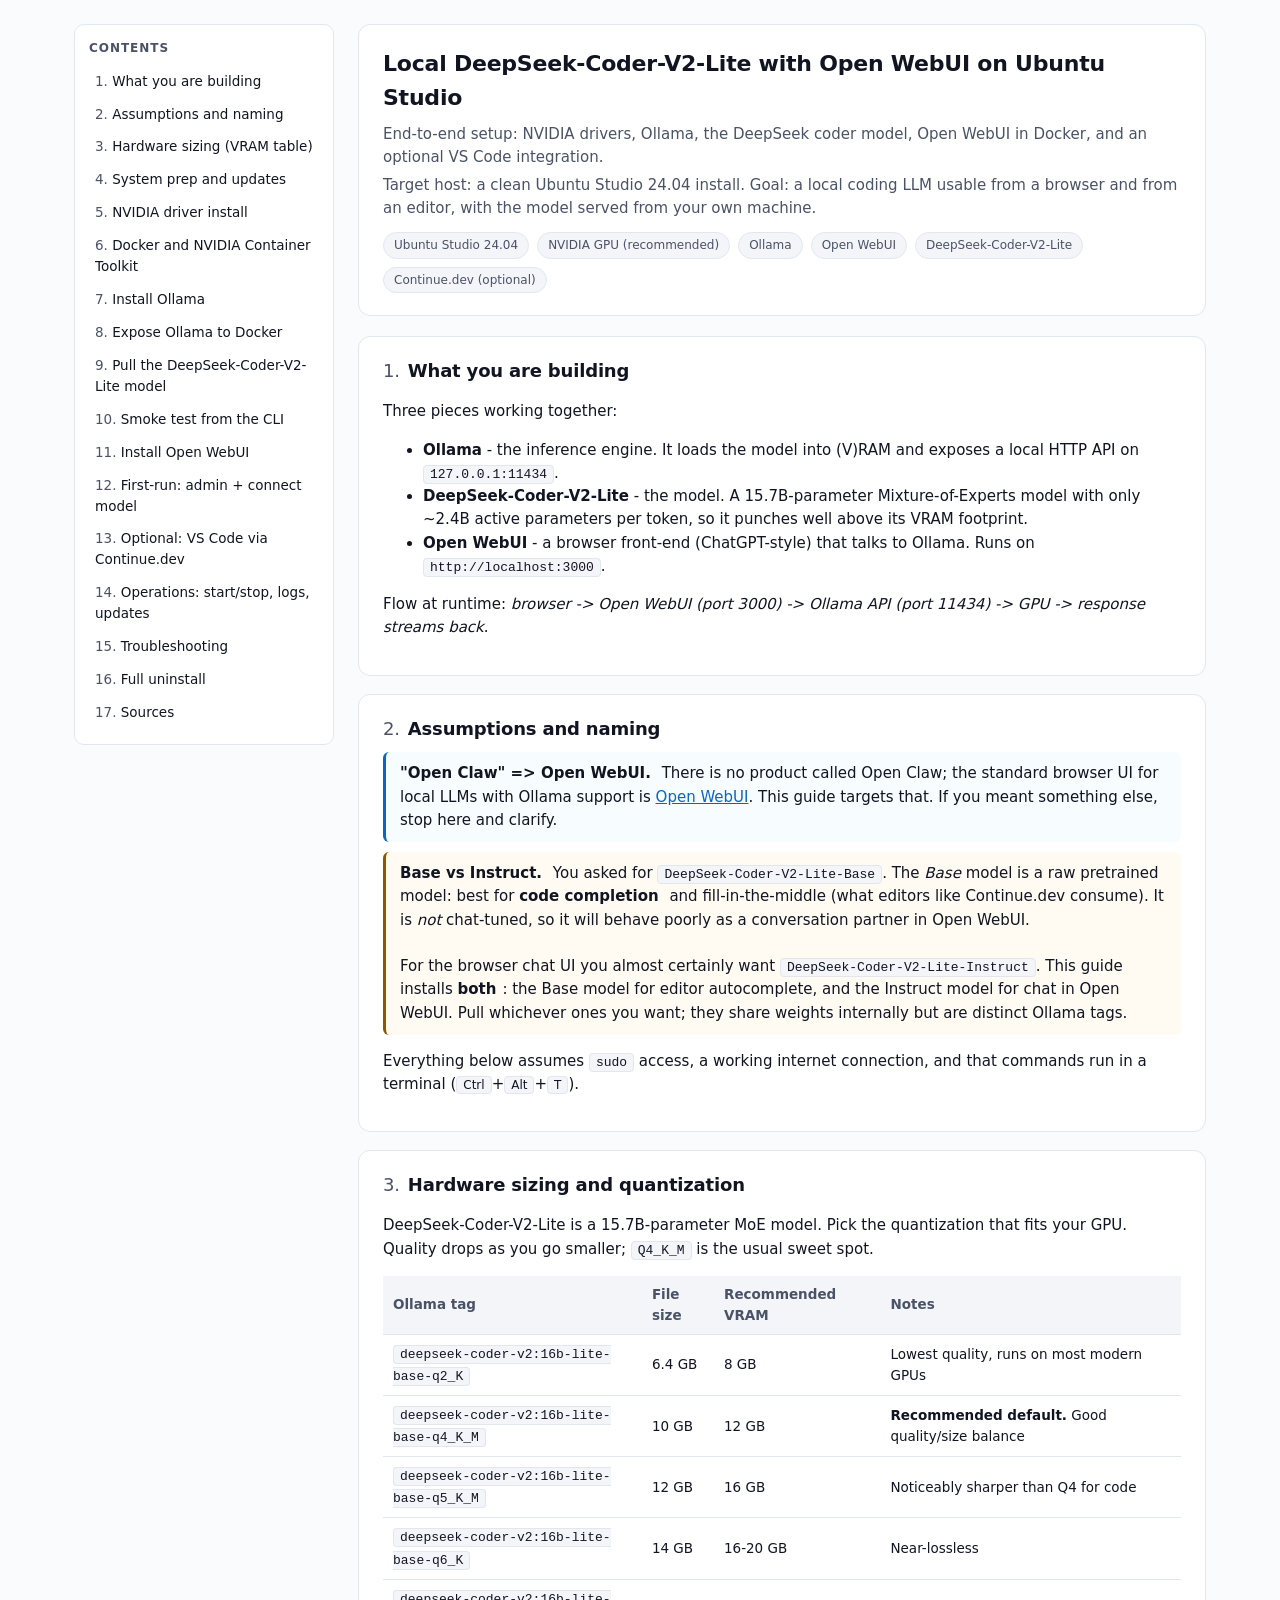
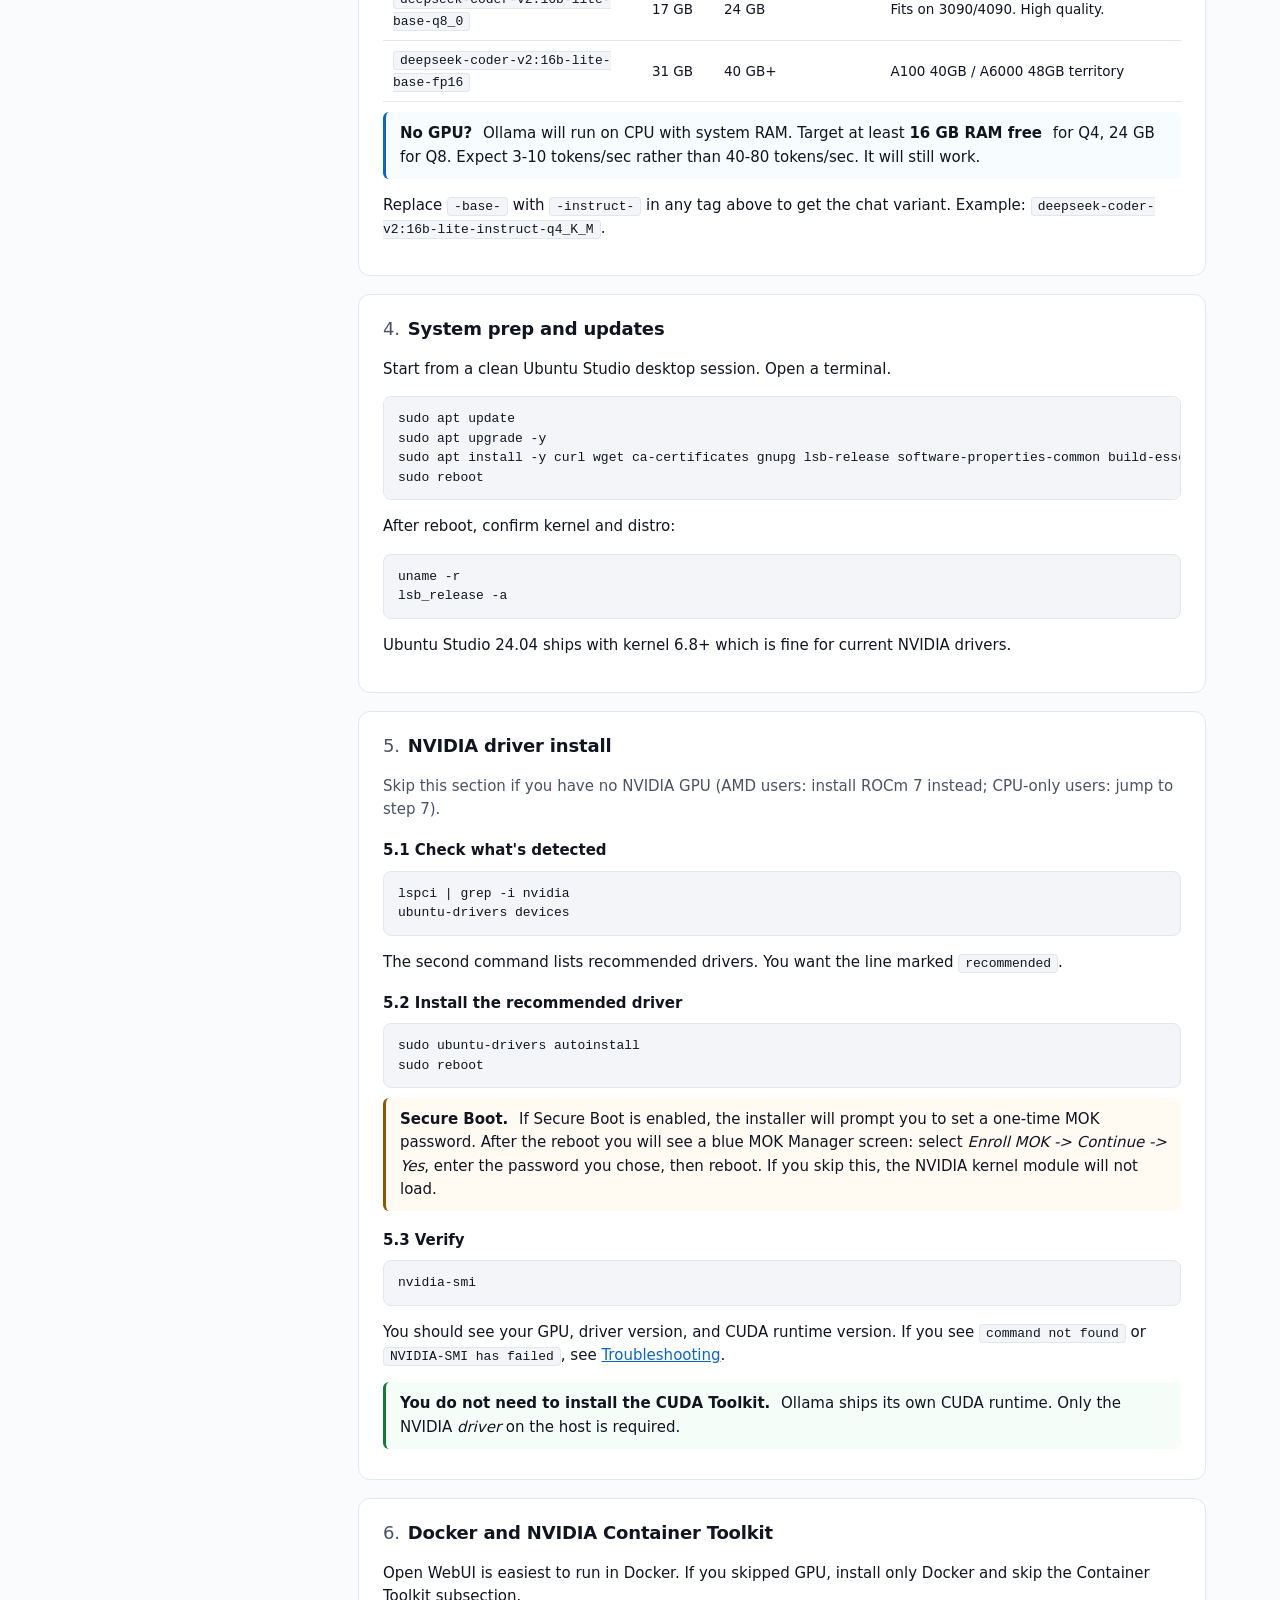
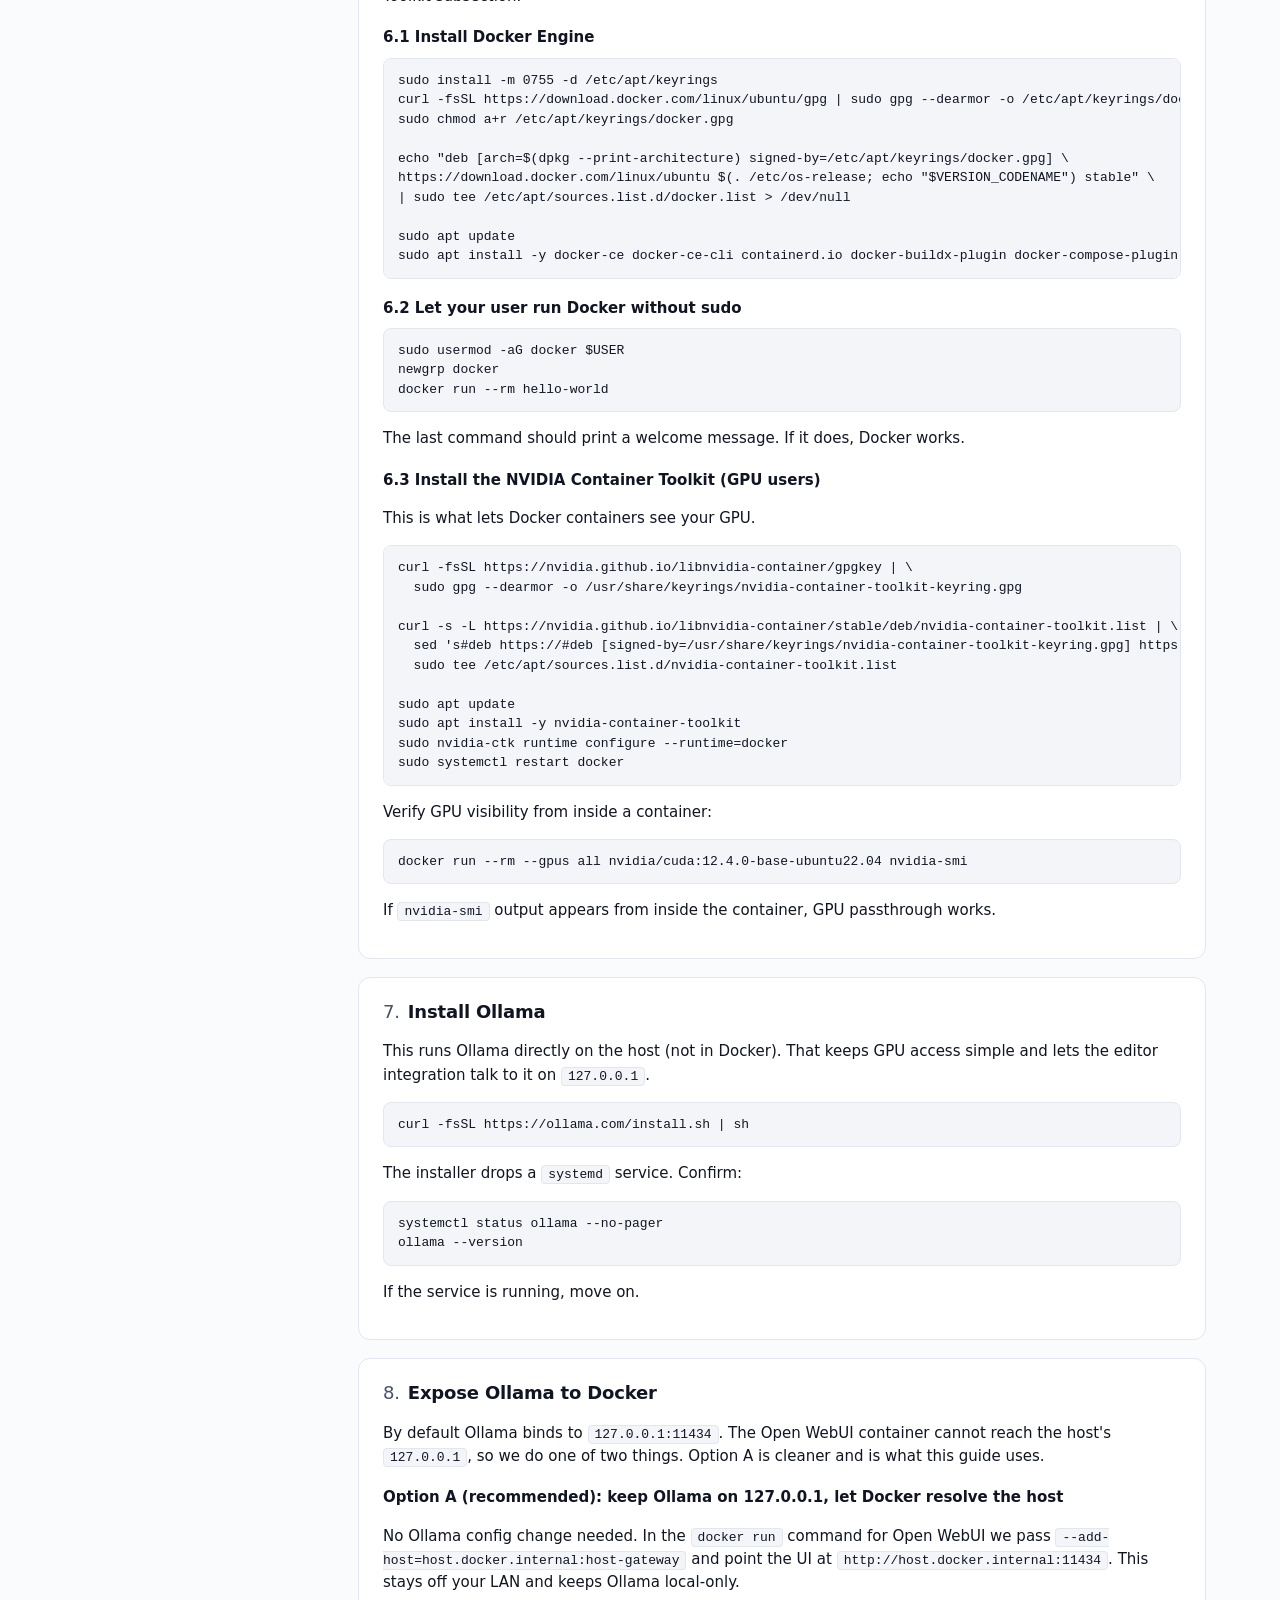
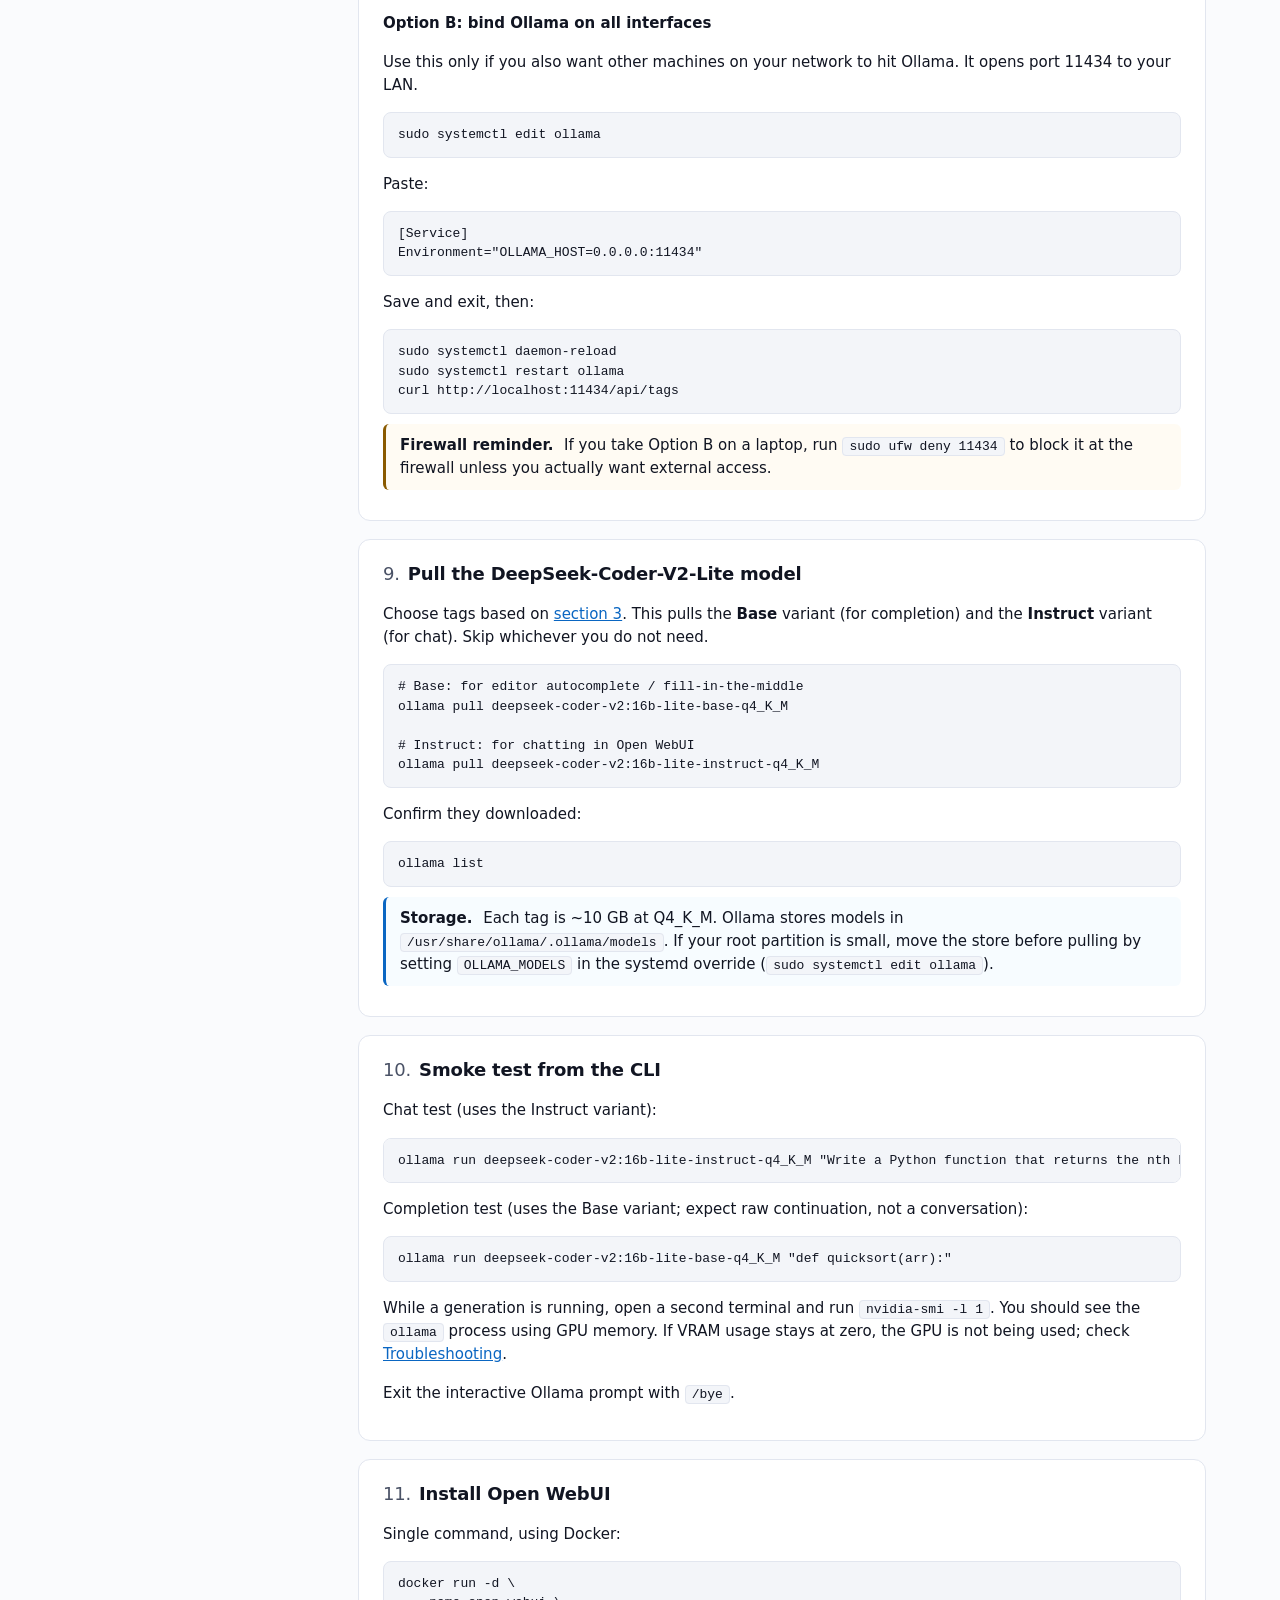
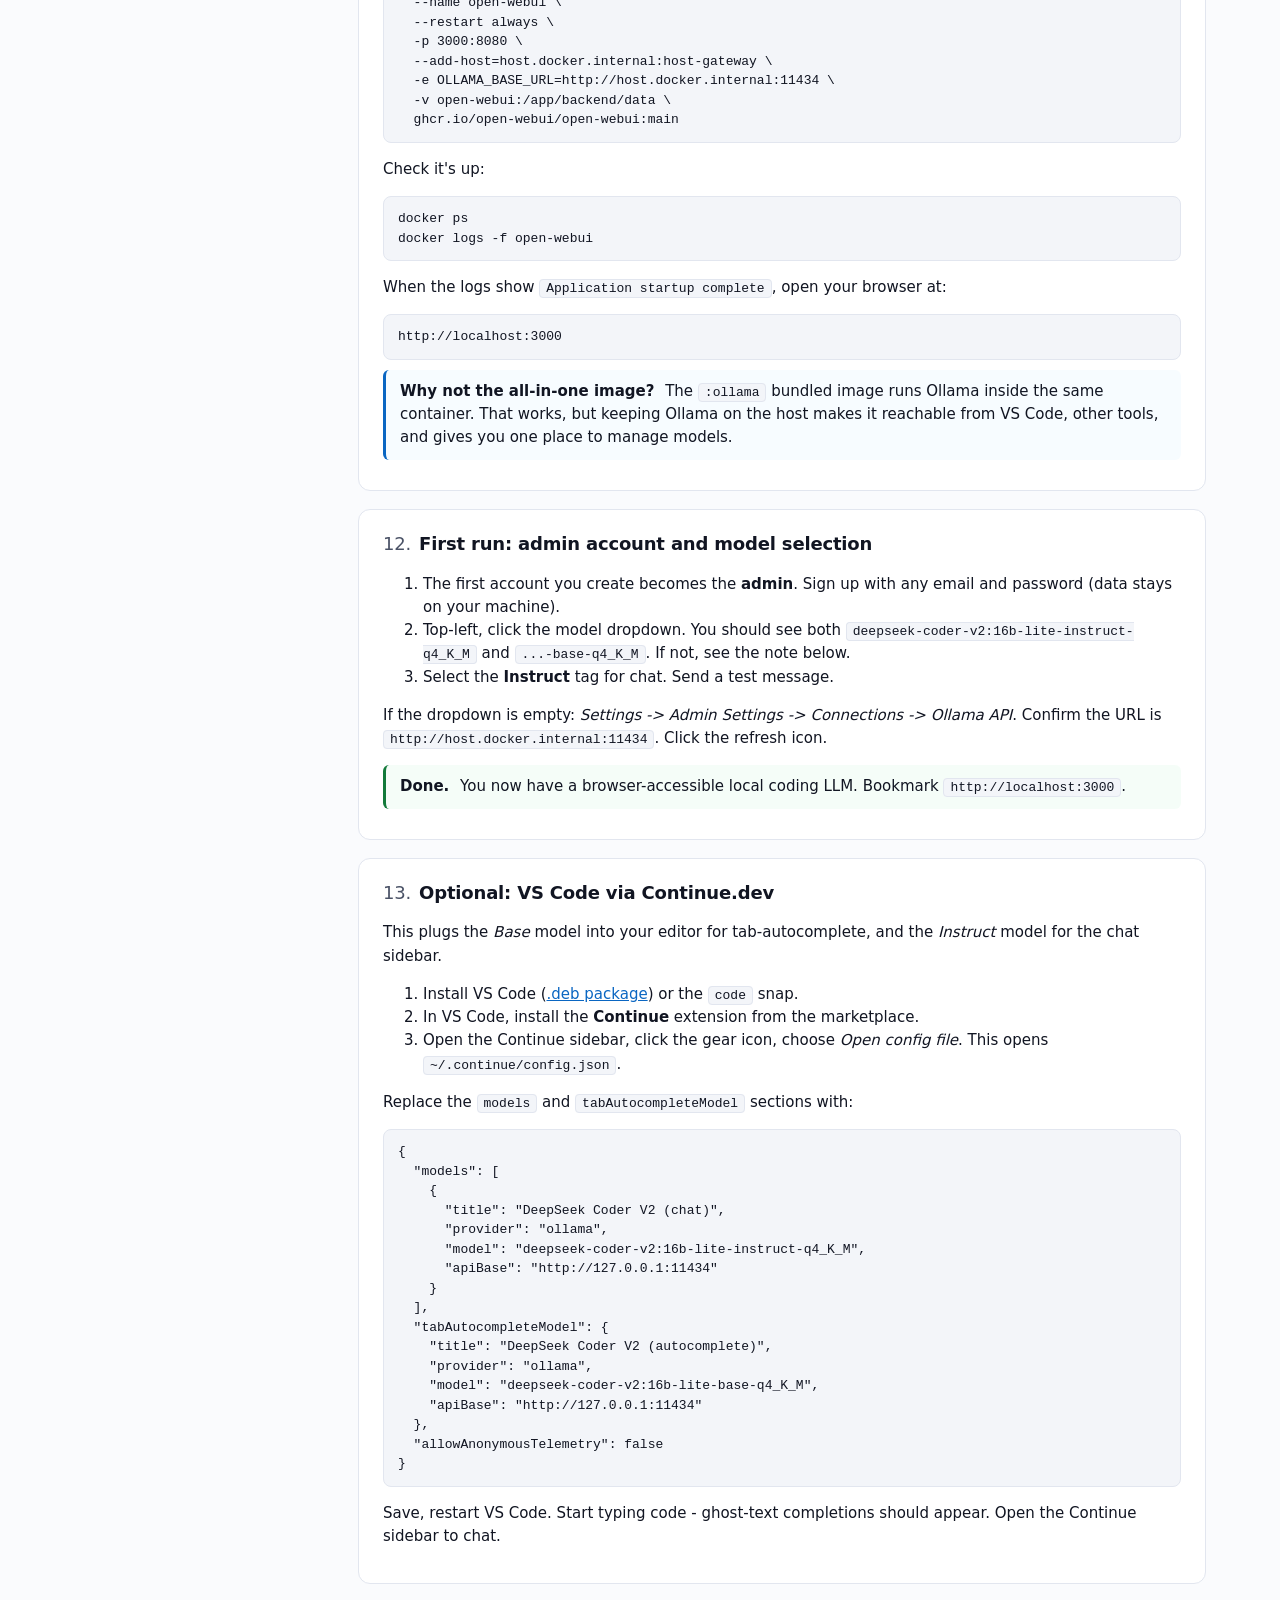
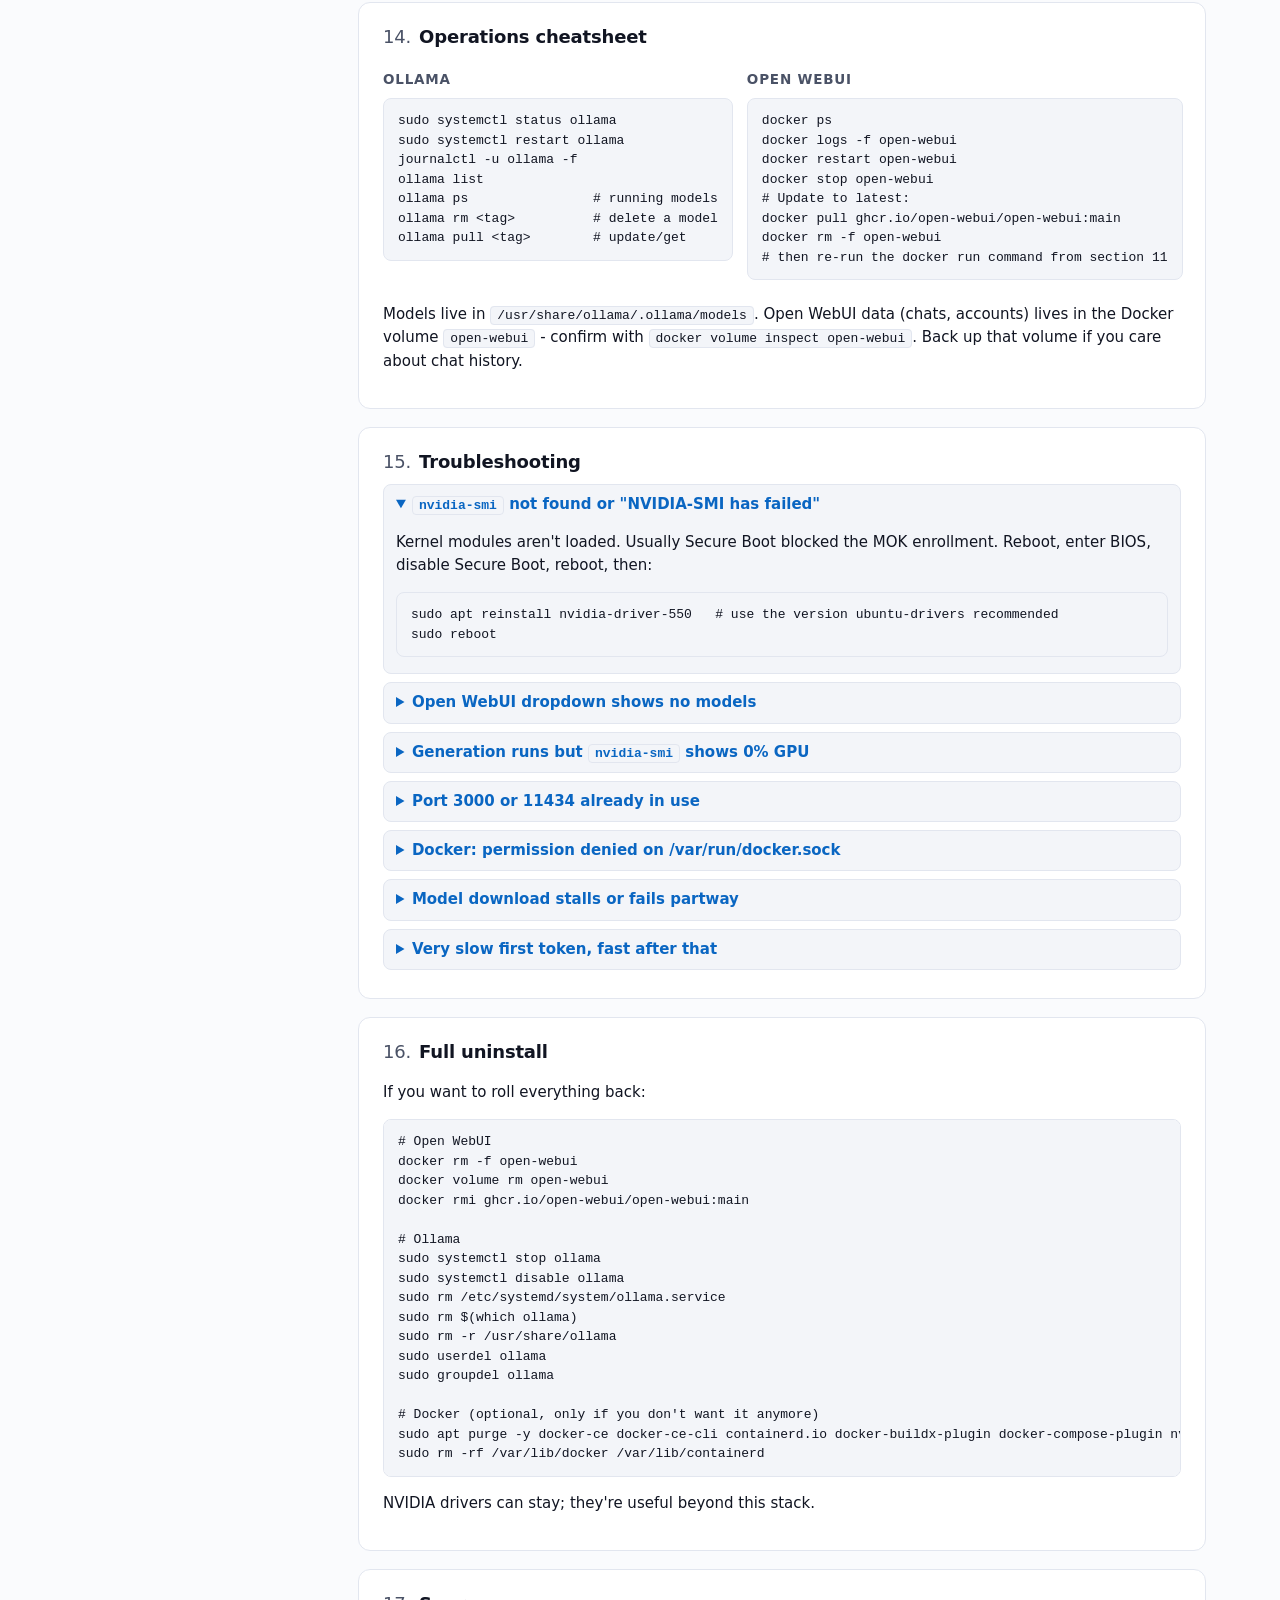
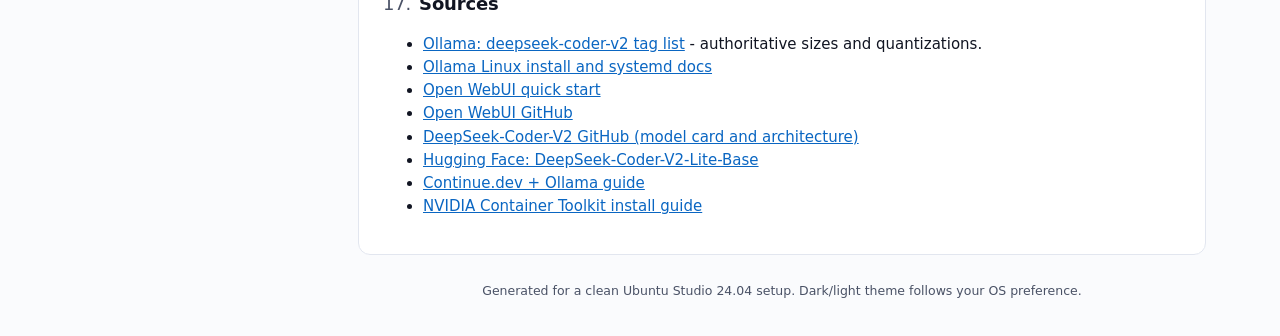
<file: deepseek-local-setup.html>
<!doctype html>
<html lang="en">
<head>
<meta charset="utf-8">
<meta name="viewport" content="width=device-width,initial-scale=1">
<title>Local DeepSeek-Coder-V2-Lite + Open WebUI on Ubuntu Studio</title>
<style>
  :root{
    --bg:#0f1115; --panel:#151823; --ink:#e6e8ef; --muted:#9aa3b2;
    --accent:#7cc4ff; --ok:#7ee3a5; --warn:#ffcf6a; --err:#ff7a90;
    --code:#0b0d13; --border:#232737; --link:#9ad0ff;
  }
  @media (prefers-color-scheme: light){
    :root{
      --bg:#fafbfd; --panel:#ffffff; --ink:#111522; --muted:#4a5266;
      --accent:#0a66c2; --ok:#137a3a; --warn:#8a5a00; --err:#a11225;
      --code:#f3f5f9; --border:#e2e6ef; --link:#0a66c2;
    }
  }
  *{box-sizing:border-box}
  html,body{margin:0;padding:0;background:var(--bg);color:var(--ink);
    font:15px/1.55 ui-sans-serif,system-ui,-apple-system,Segoe UI,Roboto,sans-serif}
  .wrap{display:grid;grid-template-columns:260px 1fr;gap:24px;max-width:1180px;margin:0 auto;padding:24px}
  nav{position:sticky;top:24px;align-self:start;background:var(--panel);border:1px solid var(--border);
    border-radius:10px;padding:14px;max-height:calc(100vh - 48px);overflow:auto}
  nav h2{font-size:12px;letter-spacing:.08em;text-transform:uppercase;color:var(--muted);margin:0 0 8px}
  nav ol{list-style:none;padding:0;margin:0;counter-reset:s}
  nav ol>li{counter-increment:s;margin:2px 0}
  nav ol>li>a::before{content:counter(s) ".  ";color:var(--muted)}
  nav a{color:var(--ink);text-decoration:none;display:block;padding:5px 6px;border-radius:6px;font-size:13.5px}
  nav a:hover{background:rgba(124,196,255,.08);color:var(--accent)}
  main{min-width:0}
  header.hero{background:var(--panel);border:1px solid var(--border);border-radius:12px;padding:22px 24px;margin-bottom:20px}
  header.hero h1{margin:0 0 8px;font-size:22px;letter-spacing:-.01em}
  header.hero p{margin:4px 0;color:var(--muted)}
  header.hero .stack{display:flex;flex-wrap:wrap;gap:8px;margin-top:12px}
  .pill{display:inline-block;padding:3px 10px;border:1px solid var(--border);border-radius:999px;font-size:12px;color:var(--muted);background:var(--code)}
  section{background:var(--panel);border:1px solid var(--border);border-radius:12px;padding:20px 24px;margin:0 0 18px}
  section h2{margin:0 0 6px;font-size:18px;letter-spacing:-.01em}
  section h2 .n{color:var(--muted);font-weight:500;margin-right:8px}
  section h3{margin:18px 0 6px;font-size:15px;color:var(--ink)}
  section h4{margin:12px 0 4px;font-size:13.5px;color:var(--muted);text-transform:uppercase;letter-spacing:.06em}
  p,li{color:var(--ink)}
  .muted{color:var(--muted)}
  a{color:var(--link)}
  code,kbd,pre{font-family:ui-monospace,SFMono-Regular,Menlo,Consolas,monospace}
  code{background:var(--code);border:1px solid var(--border);padding:1px 6px;border-radius:4px;font-size:13px}
  pre{background:var(--code);border:1px solid var(--border);border-radius:8px;padding:12px 14px;overflow:auto;font-size:13px;line-height:1.5;margin:8px 0}
  pre code{background:transparent;border:0;padding:0}
  .callout{border-left:3px solid var(--accent);background:rgba(124,196,255,.06);padding:10px 14px;border-radius:6px;margin:10px 0}
  .callout.warn{border-color:var(--warn);background:rgba(255,207,106,.08)}
  .callout.err{border-color:var(--err);background:rgba(255,122,144,.08)}
  .callout.ok{border-color:var(--ok);background:rgba(126,227,165,.08)}
  .callout strong{display:inline-block;margin-right:6px}
  table{width:100%;border-collapse:collapse;font-size:13.5px;margin:10px 0}
  th,td{text-align:left;padding:8px 10px;border-bottom:1px solid var(--border)}
  th{color:var(--muted);font-weight:600;background:var(--code)}
  tr:hover td{background:rgba(124,196,255,.04)}
  .grid2{display:grid;grid-template-columns:1fr 1fr;gap:14px}
  @media (max-width:900px){.wrap{grid-template-columns:1fr}nav{position:static;max-height:none}.grid2{grid-template-columns:1fr}}
  footer{color:var(--muted);font-size:12.5px;padding:8px 4px 24px;text-align:center}
  .check{color:var(--ok)} .cross{color:var(--err)}
  details{margin:8px 0;background:var(--code);border:1px solid var(--border);border-radius:8px;padding:8px 12px}
  summary{cursor:pointer;color:var(--accent)}
  .kbd{border:1px solid var(--border);background:var(--code);padding:1px 6px;border-radius:4px;font-size:12px}
</style>
</head>
<body>
<div class="wrap">
<nav>
  <h2>Contents</h2>
  <ol>
    <li><a href="#intro">What you are building</a></li>
    <li><a href="#assumptions">Assumptions and naming</a></li>
    <li><a href="#hardware">Hardware sizing (VRAM table)</a></li>
    <li><a href="#prep">System prep and updates</a></li>
    <li><a href="#nvidia">NVIDIA driver install</a></li>
    <li><a href="#docker">Docker and NVIDIA Container Toolkit</a></li>
    <li><a href="#ollama">Install Ollama</a></li>
    <li><a href="#ollama-net">Expose Ollama to Docker</a></li>
    <li><a href="#pull">Pull the DeepSeek-Coder-V2-Lite model</a></li>
    <li><a href="#smoke">Smoke test from the CLI</a></li>
    <li><a href="#webui">Install Open WebUI</a></li>
    <li><a href="#firstrun">First-run: admin + connect model</a></li>
    <li><a href="#vscode">Optional: VS Code via Continue.dev</a></li>
    <li><a href="#ops">Operations: start/stop, logs, updates</a></li>
    <li><a href="#trouble">Troubleshooting</a></li>
    <li><a href="#uninstall">Full uninstall</a></li>
    <li><a href="#sources">Sources</a></li>
  </ol>
</nav>

<main>
<header class="hero">
  <h1>Local DeepSeek-Coder-V2-Lite with Open WebUI on Ubuntu Studio</h1>
  <p>End-to-end setup: NVIDIA drivers, Ollama, the DeepSeek coder model, Open WebUI in Docker, and an optional VS Code integration.</p>
  <p class="muted">Target host: a clean Ubuntu Studio 24.04 install. Goal: a local coding LLM usable from a browser and from an editor, with the model served from your own machine.</p>
  <div class="stack">
    <span class="pill">Ubuntu Studio 24.04</span>
    <span class="pill">NVIDIA GPU (recommended)</span>
    <span class="pill">Ollama</span>
    <span class="pill">Open WebUI</span>
    <span class="pill">DeepSeek-Coder-V2-Lite</span>
    <span class="pill">Continue.dev (optional)</span>
  </div>
</header>

<section id="intro">
  <h2><span class="n">1.</span>What you are building</h2>
  <p>Three pieces working together:</p>
  <ul>
    <li><strong>Ollama</strong> - the inference engine. It loads the model into (V)RAM and exposes a local HTTP API on <code>127.0.0.1:11434</code>.</li>
    <li><strong>DeepSeek-Coder-V2-Lite</strong> - the model. A 15.7B-parameter Mixture-of-Experts model with only ~2.4B active parameters per token, so it punches well above its VRAM footprint.</li>
    <li><strong>Open WebUI</strong> - a browser front-end (ChatGPT-style) that talks to Ollama. Runs on <code>http://localhost:3000</code>.</li>
  </ul>
  <p>Flow at runtime: <em>browser -&gt; Open WebUI (port 3000) -&gt; Ollama API (port 11434) -&gt; GPU -&gt; response streams back</em>.</p>
</section>

<section id="assumptions">
  <h2><span class="n">2.</span>Assumptions and naming</h2>
  <div class="callout">
    <strong>"Open Claw" =&gt; Open WebUI.</strong> There is no product called Open Claw; the standard browser UI for local LLMs with Ollama support is <a href="https://github.com/open-webui/open-webui">Open WebUI</a>. This guide targets that. If you meant something else, stop here and clarify.
  </div>
  <div class="callout warn">
    <strong>Base vs Instruct.</strong> You asked for <code>DeepSeek-Coder-V2-Lite-Base</code>. The <em>Base</em> model is a raw pretrained model: best for <strong>code completion</strong> and fill-in-the-middle (what editors like Continue.dev consume). It is <em>not</em> chat-tuned, so it will behave poorly as a conversation partner in Open WebUI.
    <br><br>
    For the browser chat UI you almost certainly want <code>DeepSeek-Coder-V2-Lite-Instruct</code>. This guide installs <strong>both</strong>: the Base model for editor autocomplete, and the Instruct model for chat in Open WebUI. Pull whichever ones you want; they share weights internally but are distinct Ollama tags.
  </div>
  <p>Everything below assumes <code>sudo</code> access, a working internet connection, and that commands run in a terminal (<span class="kbd">Ctrl</span>+<span class="kbd">Alt</span>+<span class="kbd">T</span>).</p>
</section>

<section id="hardware">
  <h2><span class="n">3.</span>Hardware sizing and quantization</h2>
  <p>DeepSeek-Coder-V2-Lite is a 15.7B-parameter MoE model. Pick the quantization that fits your GPU. Quality drops as you go smaller; <code>Q4_K_M</code> is the usual sweet spot.</p>
  <table>
    <thead>
      <tr><th>Ollama tag</th><th>File size</th><th>Recommended VRAM</th><th>Notes</th></tr>
    </thead>
    <tbody>
      <tr><td><code>deepseek-coder-v2:16b-lite-base-q2_K</code></td><td>6.4 GB</td><td>8 GB</td><td>Lowest quality, runs on most modern GPUs</td></tr>
      <tr><td><code>deepseek-coder-v2:16b-lite-base-q4_K_M</code></td><td>10 GB</td><td>12 GB</td><td><strong>Recommended default.</strong> Good quality/size balance</td></tr>
      <tr><td><code>deepseek-coder-v2:16b-lite-base-q5_K_M</code></td><td>12 GB</td><td>16 GB</td><td>Noticeably sharper than Q4 for code</td></tr>
      <tr><td><code>deepseek-coder-v2:16b-lite-base-q6_K</code></td><td>14 GB</td><td>16-20 GB</td><td>Near-lossless</td></tr>
      <tr><td><code>deepseek-coder-v2:16b-lite-base-q8_0</code></td><td>17 GB</td><td>24 GB</td><td>Fits on 3090/4090. High quality.</td></tr>
      <tr><td><code>deepseek-coder-v2:16b-lite-base-fp16</code></td><td>31 GB</td><td>40 GB+</td><td>A100 40GB / A6000 48GB territory</td></tr>
    </tbody>
  </table>
  <div class="callout">
    <strong>No GPU?</strong> Ollama will run on CPU with system RAM. Target at least <strong>16 GB RAM free</strong> for Q4, 24 GB for Q8. Expect 3-10 tokens/sec rather than 40-80 tokens/sec. It will still work.
  </div>
  <p>Replace <code>-base-</code> with <code>-instruct-</code> in any tag above to get the chat variant. Example: <code>deepseek-coder-v2:16b-lite-instruct-q4_K_M</code>.</p>
</section>

<section id="prep">
  <h2><span class="n">4.</span>System prep and updates</h2>
  <p>Start from a clean Ubuntu Studio desktop session. Open a terminal.</p>
  <pre><code>sudo apt update
sudo apt upgrade -y
sudo apt install -y curl wget ca-certificates gnupg lsb-release software-properties-common build-essential git
sudo reboot</code></pre>
  <p>After reboot, confirm kernel and distro:</p>
  <pre><code>uname -r
lsb_release -a</code></pre>
  <p>Ubuntu Studio 24.04 ships with kernel 6.8+ which is fine for current NVIDIA drivers.</p>
</section>

<section id="nvidia">
  <h2><span class="n">5.</span>NVIDIA driver install</h2>
  <p class="muted">Skip this section if you have no NVIDIA GPU (AMD users: install ROCm 7 instead; CPU-only users: jump to step 7).</p>

  <h3>5.1 Check what's detected</h3>
  <pre><code>lspci | grep -i nvidia
ubuntu-drivers devices</code></pre>
  <p>The second command lists recommended drivers. You want the line marked <code>recommended</code>.</p>

  <h3>5.2 Install the recommended driver</h3>
  <pre><code>sudo ubuntu-drivers autoinstall
sudo reboot</code></pre>
  <div class="callout warn">
    <strong>Secure Boot.</strong> If Secure Boot is enabled, the installer will prompt you to set a one-time MOK password. After the reboot you will see a blue MOK Manager screen: select <em>Enroll MOK -&gt; Continue -&gt; Yes</em>, enter the password you chose, then reboot. If you skip this, the NVIDIA kernel module will not load.
  </div>

  <h3>5.3 Verify</h3>
  <pre><code>nvidia-smi</code></pre>
  <p>You should see your GPU, driver version, and CUDA runtime version. If you see <code>command not found</code> or <code>NVIDIA-SMI has failed</code>, see <a href="#trouble">Troubleshooting</a>.</p>
  <div class="callout ok">
    <strong>You do not need to install the CUDA Toolkit.</strong> Ollama ships its own CUDA runtime. Only the NVIDIA <em>driver</em> on the host is required.
  </div>
</section>

<section id="docker">
  <h2><span class="n">6.</span>Docker and NVIDIA Container Toolkit</h2>
  <p>Open WebUI is easiest to run in Docker. If you skipped GPU, install only Docker and skip the Container Toolkit subsection.</p>

  <h3>6.1 Install Docker Engine</h3>
  <pre><code>sudo install -m 0755 -d /etc/apt/keyrings
curl -fsSL https://download.docker.com/linux/ubuntu/gpg | sudo gpg --dearmor -o /etc/apt/keyrings/docker.gpg
sudo chmod a+r /etc/apt/keyrings/docker.gpg

echo "deb [arch=$(dpkg --print-architecture) signed-by=/etc/apt/keyrings/docker.gpg] \
https://download.docker.com/linux/ubuntu $(. /etc/os-release; echo "$VERSION_CODENAME") stable" \
| sudo tee /etc/apt/sources.list.d/docker.list &gt; /dev/null

sudo apt update
sudo apt install -y docker-ce docker-ce-cli containerd.io docker-buildx-plugin docker-compose-plugin</code></pre>

  <h3>6.2 Let your user run Docker without sudo</h3>
  <pre><code>sudo usermod -aG docker $USER
newgrp docker
docker run --rm hello-world</code></pre>
  <p>The last command should print a welcome message. If it does, Docker works.</p>

  <h3>6.3 Install the NVIDIA Container Toolkit (GPU users)</h3>
  <p>This is what lets Docker containers see your GPU.</p>
  <pre><code>curl -fsSL https://nvidia.github.io/libnvidia-container/gpgkey | \
  sudo gpg --dearmor -o /usr/share/keyrings/nvidia-container-toolkit-keyring.gpg

curl -s -L https://nvidia.github.io/libnvidia-container/stable/deb/nvidia-container-toolkit.list | \
  sed 's#deb https://#deb [signed-by=/usr/share/keyrings/nvidia-container-toolkit-keyring.gpg] https://#g' | \
  sudo tee /etc/apt/sources.list.d/nvidia-container-toolkit.list

sudo apt update
sudo apt install -y nvidia-container-toolkit
sudo nvidia-ctk runtime configure --runtime=docker
sudo systemctl restart docker</code></pre>
  <p>Verify GPU visibility from inside a container:</p>
  <pre><code>docker run --rm --gpus all nvidia/cuda:12.4.0-base-ubuntu22.04 nvidia-smi</code></pre>
  <p>If <code>nvidia-smi</code> output appears from inside the container, GPU passthrough works.</p>
</section>

<section id="ollama">
  <h2><span class="n">7.</span>Install Ollama</h2>
  <p>This runs Ollama directly on the host (not in Docker). That keeps GPU access simple and lets the editor integration talk to it on <code>127.0.0.1</code>.</p>
  <pre><code>curl -fsSL https://ollama.com/install.sh | sh</code></pre>
  <p>The installer drops a <code>systemd</code> service. Confirm:</p>
  <pre><code>systemctl status ollama --no-pager
ollama --version</code></pre>
  <p>If the service is running, move on.</p>
</section>

<section id="ollama-net">
  <h2><span class="n">8.</span>Expose Ollama to Docker</h2>
  <p>By default Ollama binds to <code>127.0.0.1:11434</code>. The Open WebUI container cannot reach the host's <code>127.0.0.1</code>, so we do one of two things. Option A is cleaner and is what this guide uses.</p>

  <h3>Option A (recommended): keep Ollama on 127.0.0.1, let Docker resolve the host</h3>
  <p>No Ollama config change needed. In the <code>docker run</code> command for Open WebUI we pass <code>--add-host=host.docker.internal:host-gateway</code> and point the UI at <code>http://host.docker.internal:11434</code>. This stays off your LAN and keeps Ollama local-only.</p>

  <h3>Option B: bind Ollama on all interfaces</h3>
  <p>Use this only if you also want other machines on your network to hit Ollama. It opens port 11434 to your LAN.</p>
  <pre><code>sudo systemctl edit ollama</code></pre>
  <p>Paste:</p>
  <pre><code>[Service]
Environment="OLLAMA_HOST=0.0.0.0:11434"</code></pre>
  <p>Save and exit, then:</p>
  <pre><code>sudo systemctl daemon-reload
sudo systemctl restart ollama
curl http://localhost:11434/api/tags</code></pre>
  <div class="callout warn">
    <strong>Firewall reminder.</strong> If you take Option B on a laptop, run <code>sudo ufw deny 11434</code> to block it at the firewall unless you actually want external access.
  </div>
</section>

<section id="pull">
  <h2><span class="n">9.</span>Pull the DeepSeek-Coder-V2-Lite model</h2>
  <p>Choose tags based on <a href="#hardware">section 3</a>. This pulls the <strong>Base</strong> variant (for completion) and the <strong>Instruct</strong> variant (for chat). Skip whichever you do not need.</p>
  <pre><code># Base: for editor autocomplete / fill-in-the-middle
ollama pull deepseek-coder-v2:16b-lite-base-q4_K_M

# Instruct: for chatting in Open WebUI
ollama pull deepseek-coder-v2:16b-lite-instruct-q4_K_M</code></pre>
  <p>Confirm they downloaded:</p>
  <pre><code>ollama list</code></pre>
  <div class="callout">
    <strong>Storage.</strong> Each tag is ~10 GB at Q4_K_M. Ollama stores models in <code>/usr/share/ollama/.ollama/models</code>. If your root partition is small, move the store before pulling by setting <code>OLLAMA_MODELS</code> in the systemd override (<code>sudo systemctl edit ollama</code>).
  </div>
</section>

<section id="smoke">
  <h2><span class="n">10.</span>Smoke test from the CLI</h2>
  <p>Chat test (uses the Instruct variant):</p>
  <pre><code>ollama run deepseek-coder-v2:16b-lite-instruct-q4_K_M "Write a Python function that returns the nth Fibonacci number iteratively."</code></pre>
  <p>Completion test (uses the Base variant; expect raw continuation, not a conversation):</p>
  <pre><code>ollama run deepseek-coder-v2:16b-lite-base-q4_K_M "def quicksort(arr):"</code></pre>
  <p>While a generation is running, open a second terminal and run <code>nvidia-smi -l 1</code>. You should see the <code>ollama</code> process using GPU memory. If VRAM usage stays at zero, the GPU is not being used; check <a href="#trouble">Troubleshooting</a>.</p>
  <p>Exit the interactive Ollama prompt with <code>/bye</code>.</p>
</section>

<section id="webui">
  <h2><span class="n">11.</span>Install Open WebUI</h2>
  <p>Single command, using Docker:</p>
  <pre><code>docker run -d \
  --name open-webui \
  --restart always \
  -p 3000:8080 \
  --add-host=host.docker.internal:host-gateway \
  -e OLLAMA_BASE_URL=http://host.docker.internal:11434 \
  -v open-webui:/app/backend/data \
  ghcr.io/open-webui/open-webui:main</code></pre>
  <p>Check it's up:</p>
  <pre><code>docker ps
docker logs -f open-webui</code></pre>
  <p>When the logs show <code>Application startup complete</code>, open your browser at:</p>
  <pre><code>http://localhost:3000</code></pre>
  <div class="callout">
    <strong>Why not the all-in-one image?</strong> The <code>:ollama</code> bundled image runs Ollama inside the same container. That works, but keeping Ollama on the host makes it reachable from VS Code, other tools, and gives you one place to manage models.
  </div>
</section>

<section id="firstrun">
  <h2><span class="n">12.</span>First run: admin account and model selection</h2>
  <ol>
    <li>The first account you create becomes the <strong>admin</strong>. Sign up with any email and password (data stays on your machine).</li>
    <li>Top-left, click the model dropdown. You should see both <code>deepseek-coder-v2:16b-lite-instruct-q4_K_M</code> and <code>...-base-q4_K_M</code>. If not, see the note below.</li>
    <li>Select the <strong>Instruct</strong> tag for chat. Send a test message.</li>
  </ol>
  <p>If the dropdown is empty: <em>Settings -&gt; Admin Settings -&gt; Connections -&gt; Ollama API</em>. Confirm the URL is <code>http://host.docker.internal:11434</code>. Click the refresh icon.</p>
  <div class="callout ok">
    <strong>Done.</strong> You now have a browser-accessible local coding LLM. Bookmark <code>http://localhost:3000</code>.
  </div>
</section>

<section id="vscode">
  <h2><span class="n">13.</span>Optional: VS Code via Continue.dev</h2>
  <p>This plugs the <em>Base</em> model into your editor for tab-autocomplete, and the <em>Instruct</em> model for the chat sidebar.</p>
  <ol>
    <li>Install VS Code (<a href="https://code.visualstudio.com/download">.deb package</a>) or the <code>code</code> snap.</li>
    <li>In VS Code, install the <strong>Continue</strong> extension from the marketplace.</li>
    <li>Open the Continue sidebar, click the gear icon, choose <em>Open config file</em>. This opens <code>~/.continue/config.json</code>.</li>
  </ol>
  <p>Replace the <code>models</code> and <code>tabAutocompleteModel</code> sections with:</p>
  <pre><code>{
  "models": [
    {
      "title": "DeepSeek Coder V2 (chat)",
      "provider": "ollama",
      "model": "deepseek-coder-v2:16b-lite-instruct-q4_K_M",
      "apiBase": "http://127.0.0.1:11434"
    }
  ],
  "tabAutocompleteModel": {
    "title": "DeepSeek Coder V2 (autocomplete)",
    "provider": "ollama",
    "model": "deepseek-coder-v2:16b-lite-base-q4_K_M",
    "apiBase": "http://127.0.0.1:11434"
  },
  "allowAnonymousTelemetry": false
}</code></pre>
  <p>Save, restart VS Code. Start typing code - ghost-text completions should appear. Open the Continue sidebar to chat.</p>
</section>

<section id="ops">
  <h2><span class="n">14.</span>Operations cheatsheet</h2>
  <div class="grid2">
    <div>
      <h4>Ollama</h4>
      <pre><code>sudo systemctl status ollama
sudo systemctl restart ollama
journalctl -u ollama -f
ollama list
ollama ps                # running models
ollama rm &lt;tag&gt;          # delete a model
ollama pull &lt;tag&gt;        # update/get</code></pre>
    </div>
    <div>
      <h4>Open WebUI</h4>
      <pre><code>docker ps
docker logs -f open-webui
docker restart open-webui
docker stop open-webui
# Update to latest:
docker pull ghcr.io/open-webui/open-webui:main
docker rm -f open-webui
# then re-run the docker run command from section 11</code></pre>
    </div>
  </div>
  <p>Models live in <code>/usr/share/ollama/.ollama/models</code>. Open WebUI data (chats, accounts) lives in the Docker volume <code>open-webui</code> - confirm with <code>docker volume inspect open-webui</code>. Back up that volume if you care about chat history.</p>
</section>

<section id="trouble">
  <h2><span class="n">15.</span>Troubleshooting</h2>

  <details open>
    <summary><strong><code>nvidia-smi</code> not found or "NVIDIA-SMI has failed"</strong></summary>
    <p>Kernel modules aren't loaded. Usually Secure Boot blocked the MOK enrollment. Reboot, enter BIOS, disable Secure Boot, reboot, then:</p>
    <pre><code>sudo apt reinstall nvidia-driver-550   # use the version ubuntu-drivers recommended
sudo reboot</code></pre>
  </details>

  <details>
    <summary><strong>Open WebUI dropdown shows no models</strong></summary>
    <p>The container cannot reach Ollama. From inside the container:</p>
    <pre><code>docker exec -it open-webui curl http://host.docker.internal:11434/api/tags</code></pre>
    <p>If that fails, either the <code>--add-host</code> flag was missing from <code>docker run</code> or Ollama is bound only to 127.0.0.1 in a way the gateway can't reach. Fix by either (a) recreating the container with the flag, or (b) switching to Option B in section 8 and setting <code>OLLAMA_BASE_URL=http://172.17.0.1:11434</code> (the default Docker bridge IP).</p>
  </details>

  <details>
    <summary><strong>Generation runs but <code>nvidia-smi</code> shows 0% GPU</strong></summary>
    <p>Ollama fell back to CPU. Check its logs:</p>
    <pre><code>journalctl -u ollama -n 100 --no-pager | grep -iE "cuda|gpu|rocm"</code></pre>
    <p>Common causes: driver version too old for the CUDA runtime Ollama ships, or the model is larger than your VRAM so it offloaded to CPU. Try a smaller quantization from <a href="#hardware">section 3</a>.</p>
  </details>

  <details>
    <summary><strong>Port 3000 or 11434 already in use</strong></summary>
    <pre><code>sudo ss -tulpn | grep -E "3000|11434"</code></pre>
    <p>For 3000, re-run Open WebUI with a different host port, e.g. <code>-p 3001:8080</code>. For 11434, find the conflicting process and stop it - nothing else on the box should be using that port.</p>
  </details>

  <details>
    <summary><strong>Docker: permission denied on /var/run/docker.sock</strong></summary>
    <p>You didn't pick up the <code>docker</code> group. Run <code>newgrp docker</code>, or log out and back in.</p>
  </details>

  <details>
    <summary><strong>Model download stalls or fails partway</strong></summary>
    <p>Ollama resumes: just re-run <code>ollama pull &lt;tag&gt;</code>. If it persistently fails at a specific byte count, check free disk (<code>df -h /usr/share/ollama</code>) and your network.</p>
  </details>

  <details>
    <summary><strong>Very slow first token, fast after that</strong></summary>
    <p>Normal. Ollama lazy-loads the model on first request and keeps it resident for <code>OLLAMA_KEEP_ALIVE</code> (default 5 minutes). Increase via the systemd override:</p>
    <pre><code>Environment="OLLAMA_KEEP_ALIVE=24h"</code></pre>
  </details>
</section>

<section id="uninstall">
  <h2><span class="n">16.</span>Full uninstall</h2>
  <p>If you want to roll everything back:</p>
  <pre><code># Open WebUI
docker rm -f open-webui
docker volume rm open-webui
docker rmi ghcr.io/open-webui/open-webui:main

# Ollama
sudo systemctl stop ollama
sudo systemctl disable ollama
sudo rm /etc/systemd/system/ollama.service
sudo rm $(which ollama)
sudo rm -r /usr/share/ollama
sudo userdel ollama
sudo groupdel ollama

# Docker (optional, only if you don't want it anymore)
sudo apt purge -y docker-ce docker-ce-cli containerd.io docker-buildx-plugin docker-compose-plugin nvidia-container-toolkit
sudo rm -rf /var/lib/docker /var/lib/containerd</code></pre>
  <p>NVIDIA drivers can stay; they're useful beyond this stack.</p>
</section>

<section id="sources">
  <h2><span class="n">17.</span>Sources</h2>
  <ul>
    <li><a href="https://ollama.com/library/deepseek-coder-v2/tags">Ollama: deepseek-coder-v2 tag list</a> - authoritative sizes and quantizations.</li>
    <li><a href="https://docs.ollama.com/linux">Ollama Linux install and systemd docs</a></li>
    <li><a href="https://docs.openwebui.com/getting-started/quick-start/">Open WebUI quick start</a></li>
    <li><a href="https://github.com/open-webui/open-webui">Open WebUI GitHub</a></li>
    <li><a href="https://github.com/deepseek-ai/DeepSeek-Coder-V2">DeepSeek-Coder-V2 GitHub (model card and architecture)</a></li>
    <li><a href="https://huggingface.co/deepseek-ai/DeepSeek-Coder-V2-Lite-Base">Hugging Face: DeepSeek-Coder-V2-Lite-Base</a></li>
    <li><a href="https://docs.continue.dev/guides/ollama-guide">Continue.dev + Ollama guide</a></li>
    <li><a href="https://docs.nvidia.com/datacenter/cloud-native/container-toolkit/latest/install-guide.html">NVIDIA Container Toolkit install guide</a></li>
  </ul>
</section>

<footer>Generated for a clean Ubuntu Studio 24.04 setup. Dark/light theme follows your OS preference.</footer>
</main>
</div>
</body>
</html>
</file>
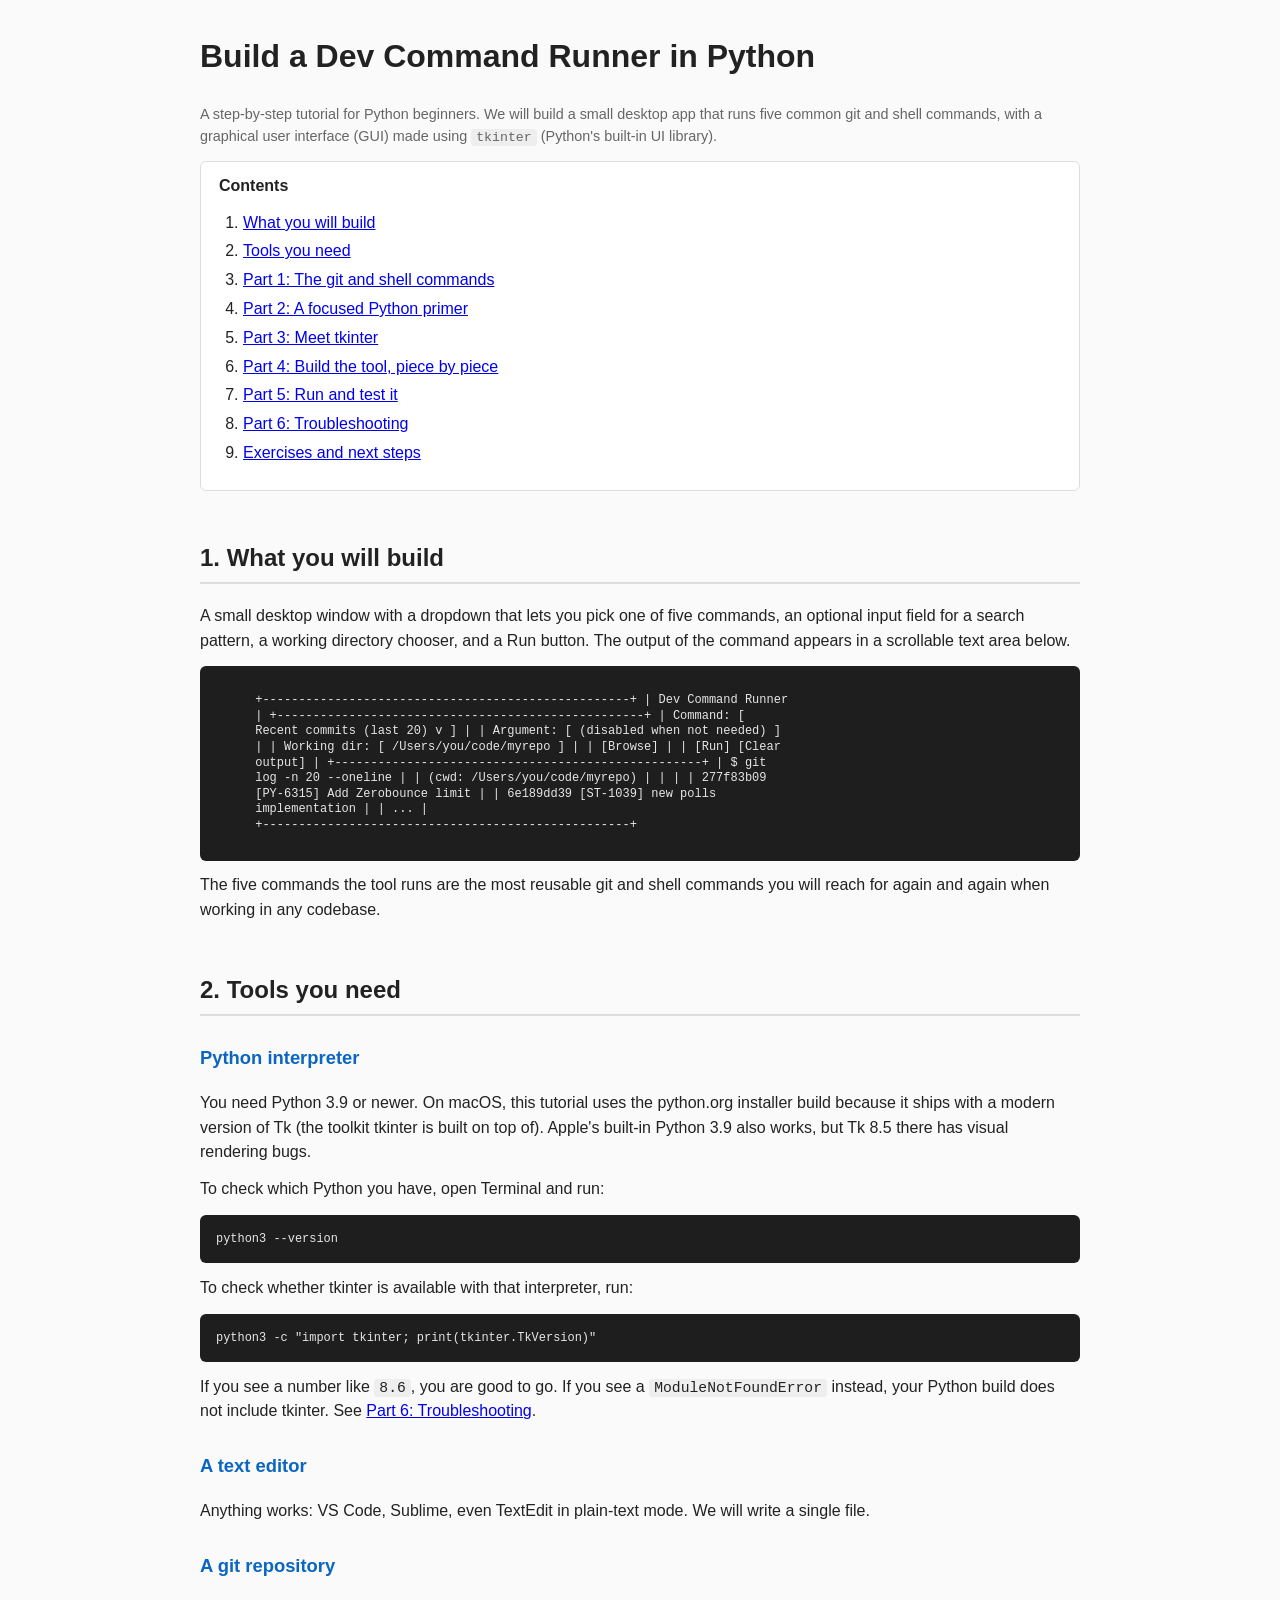
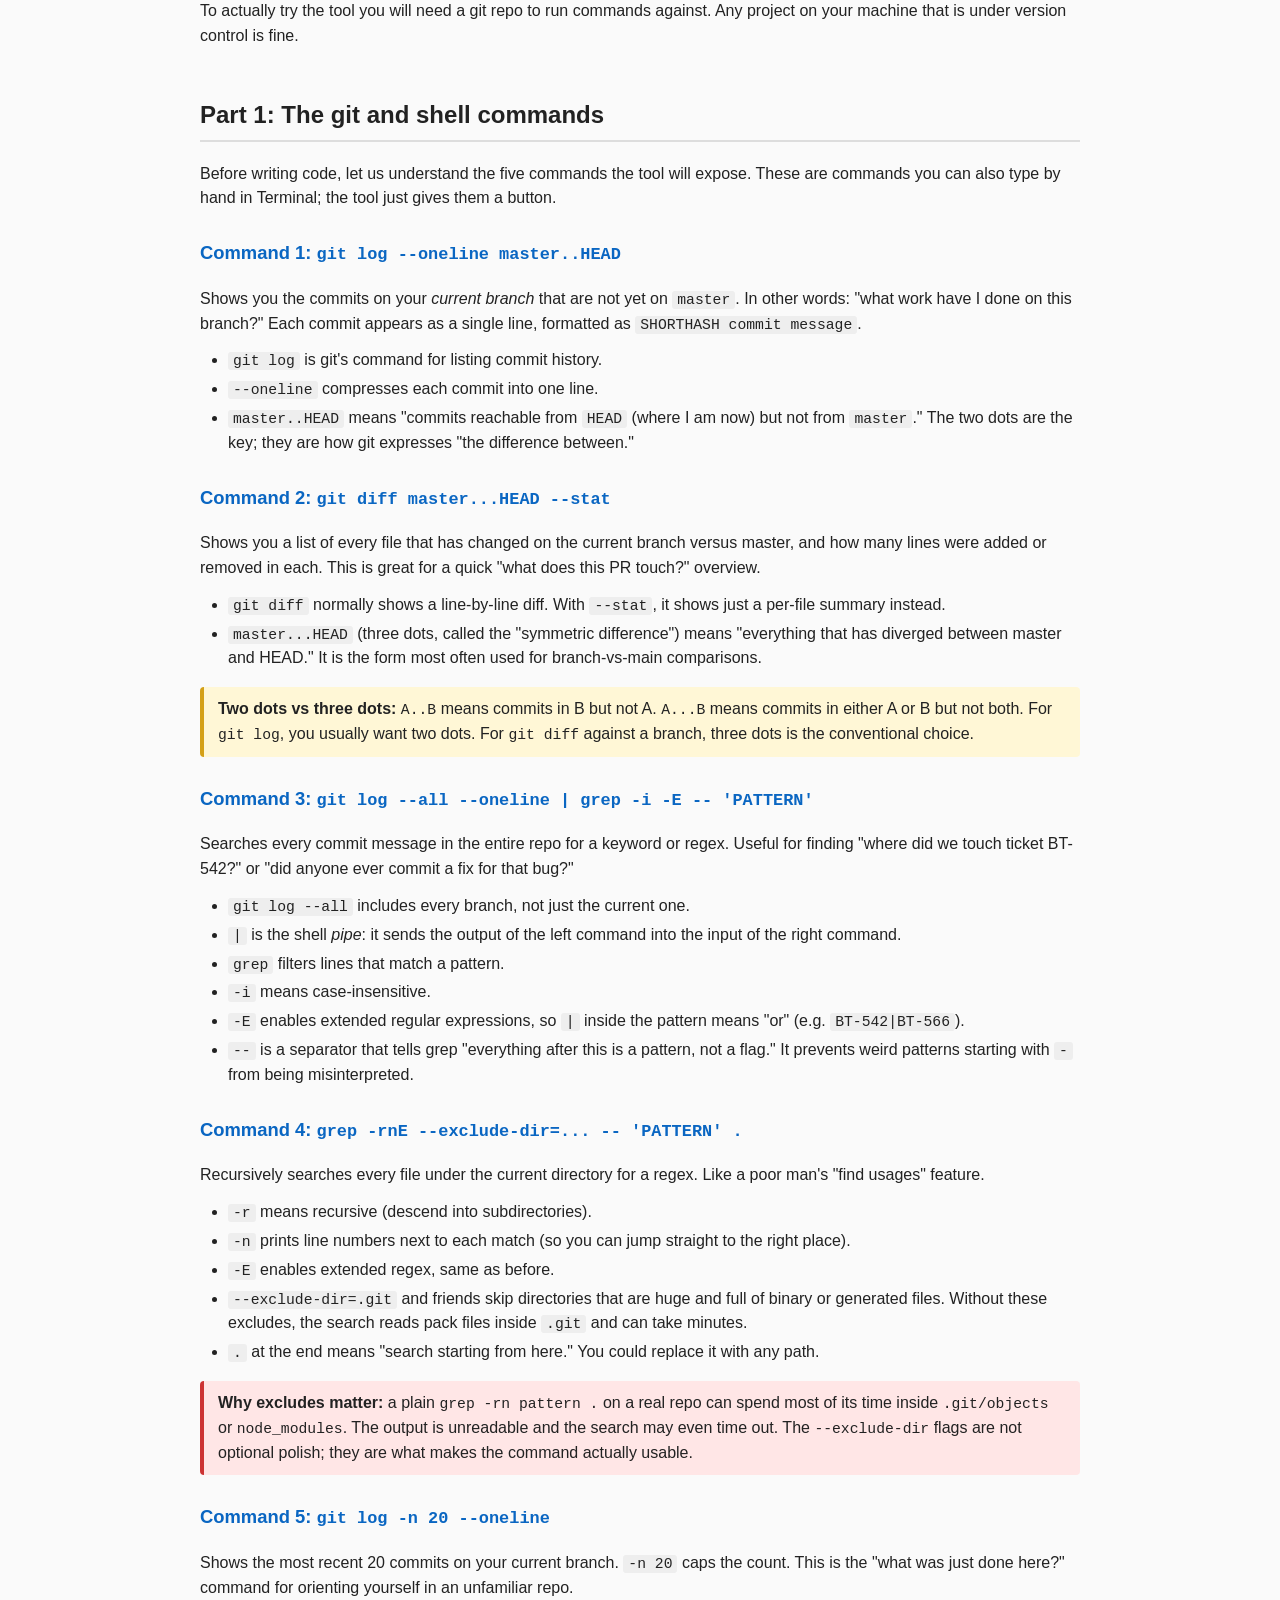
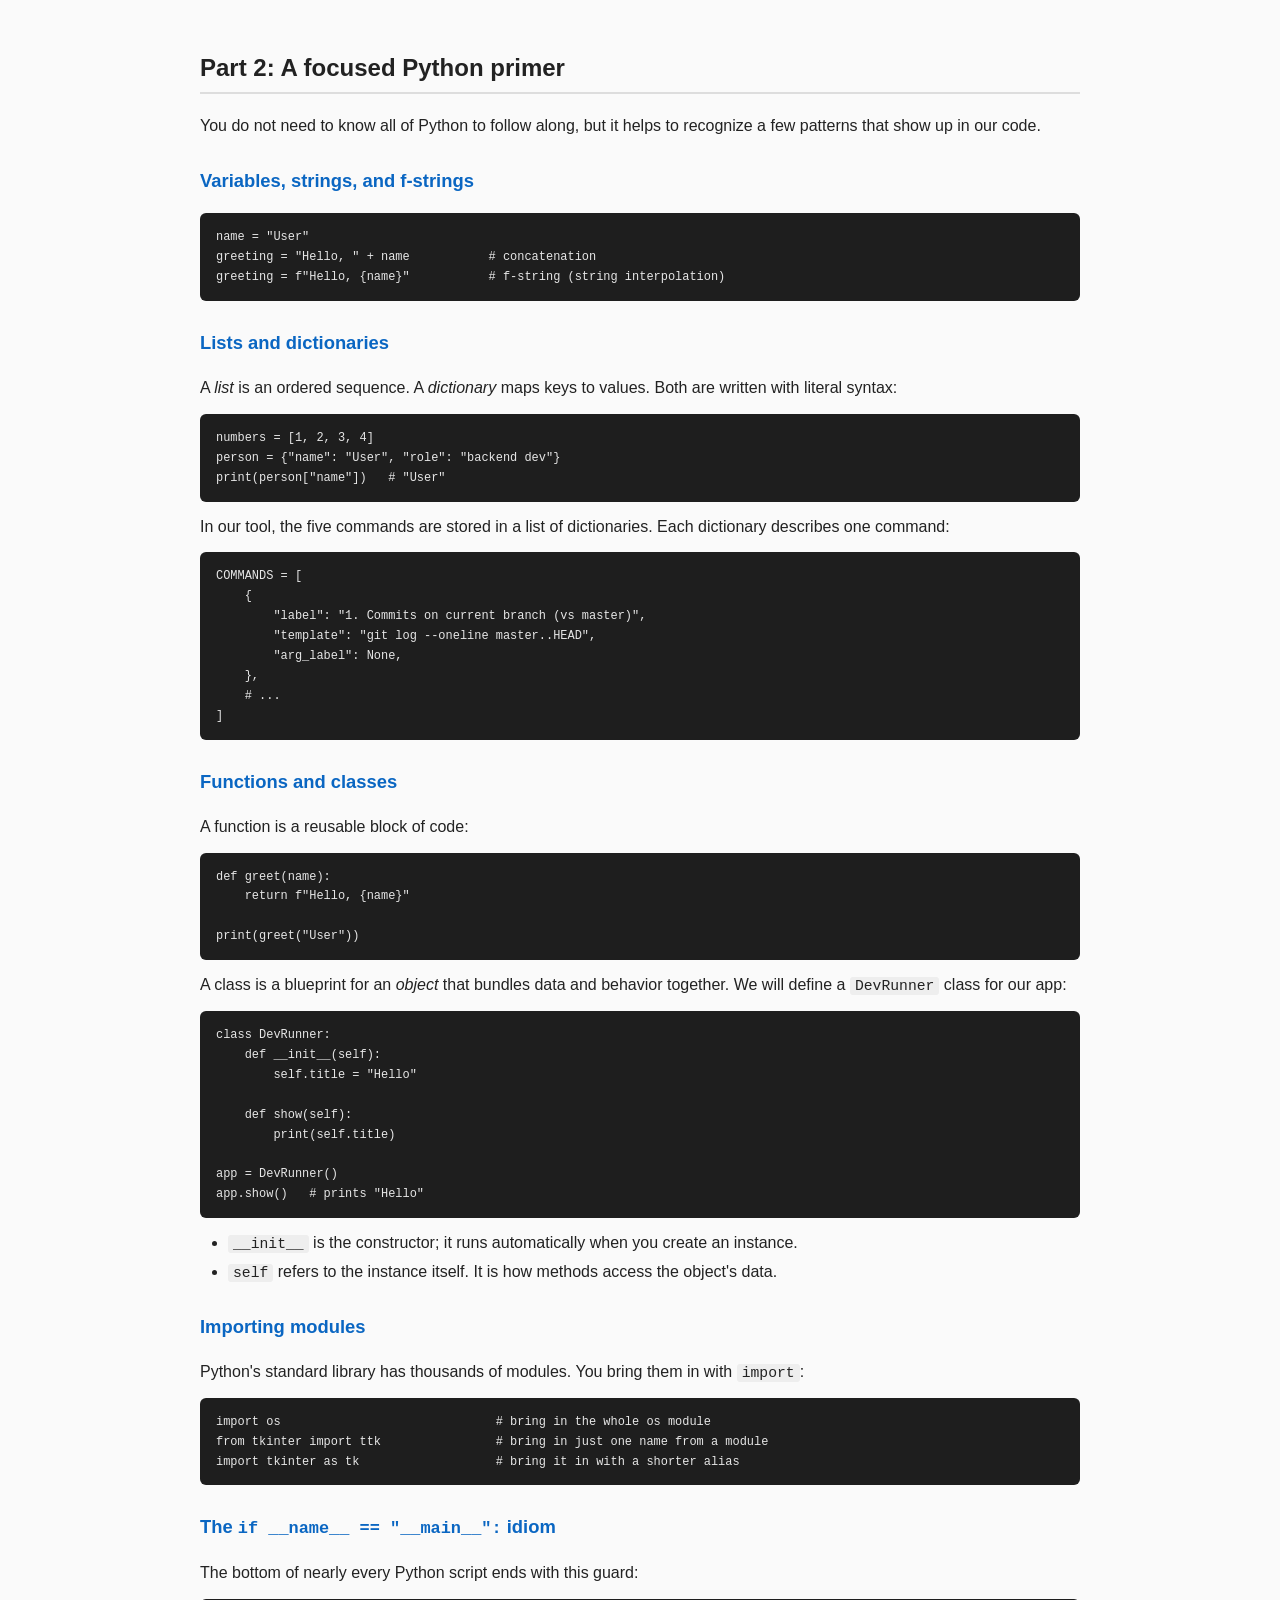
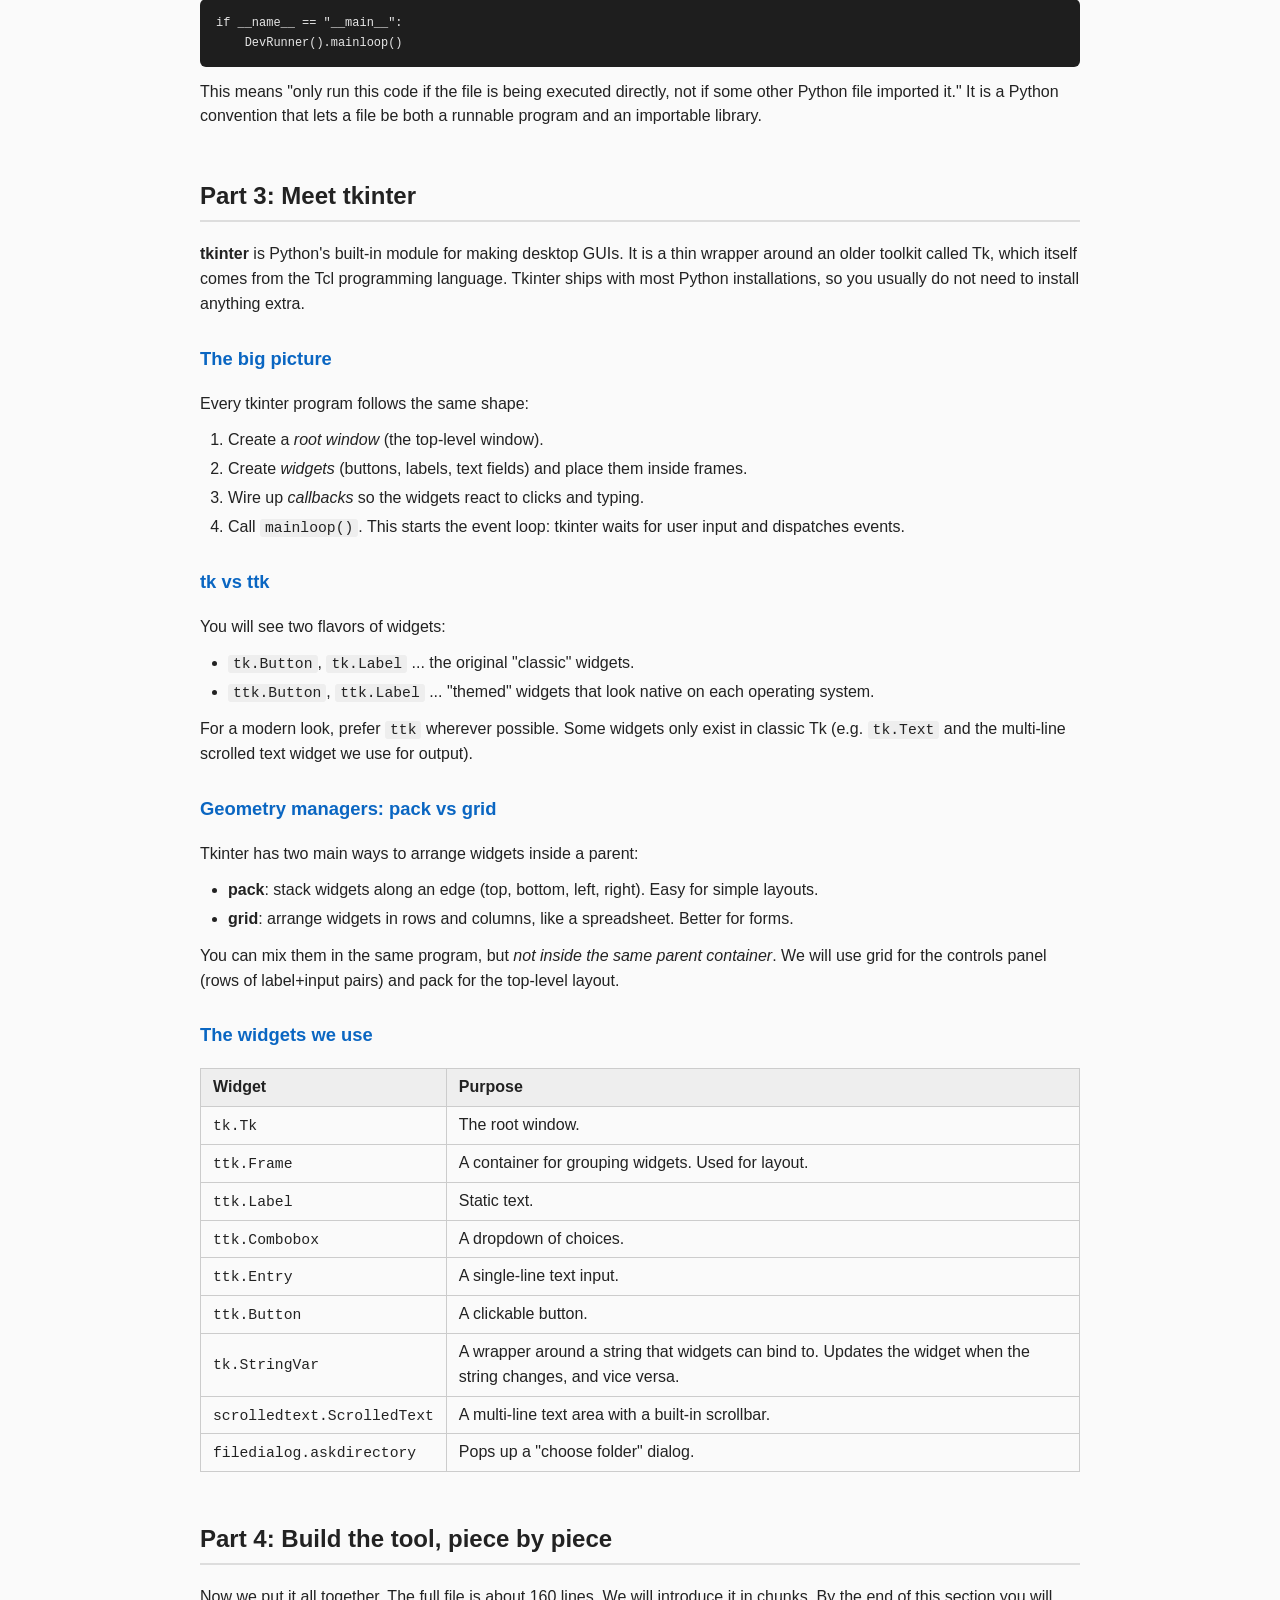
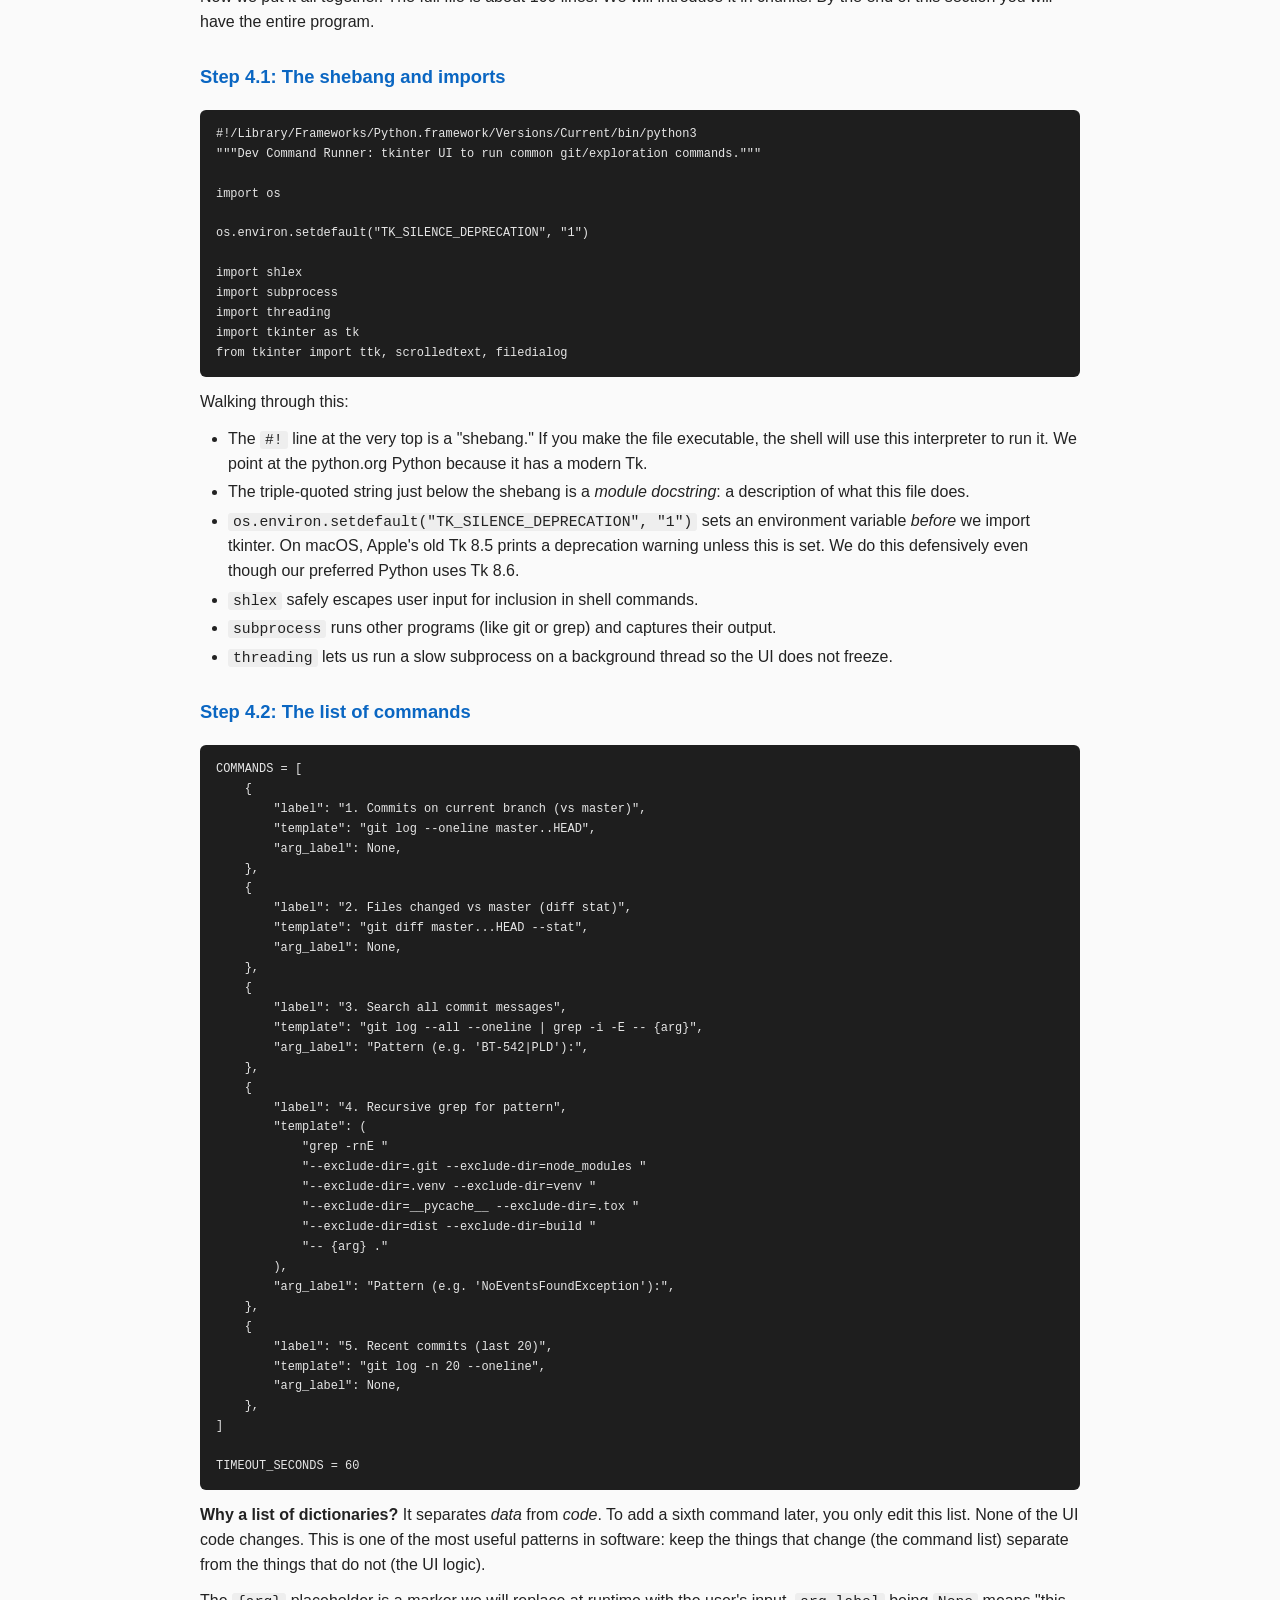
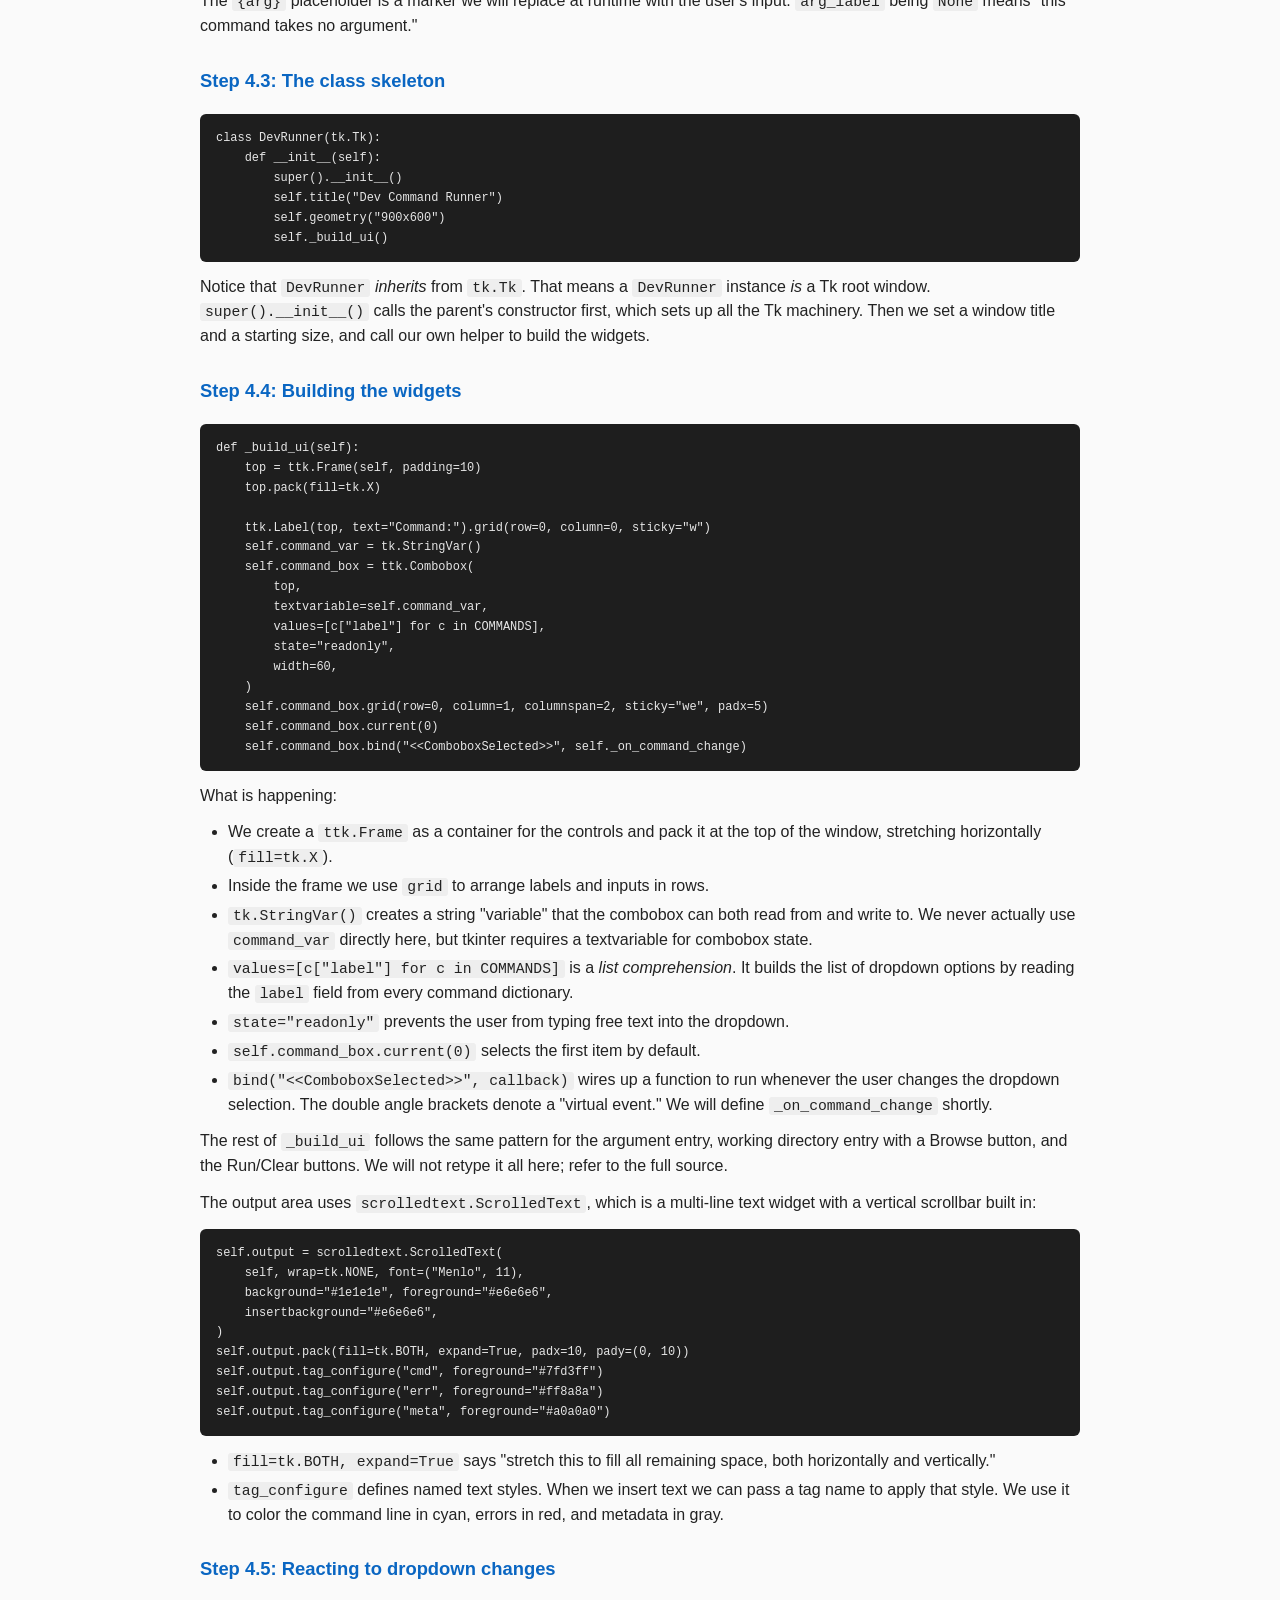
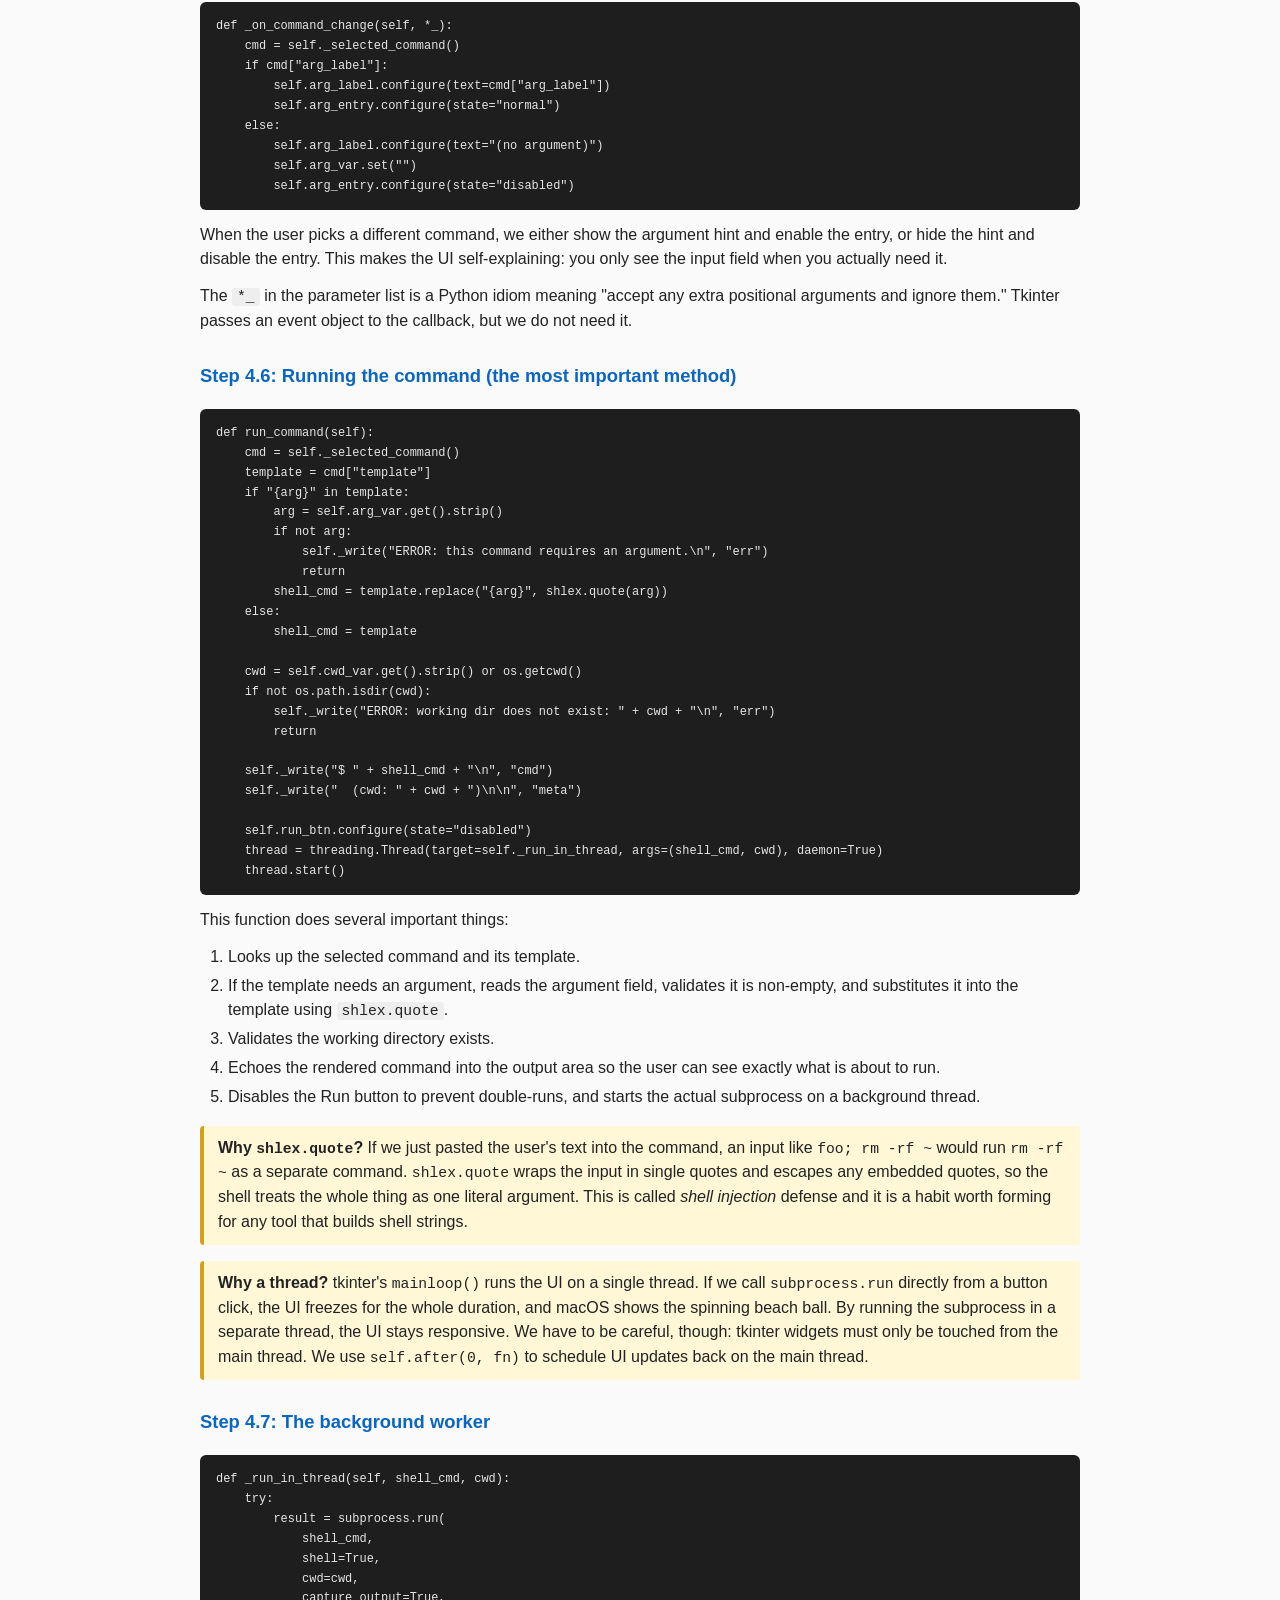
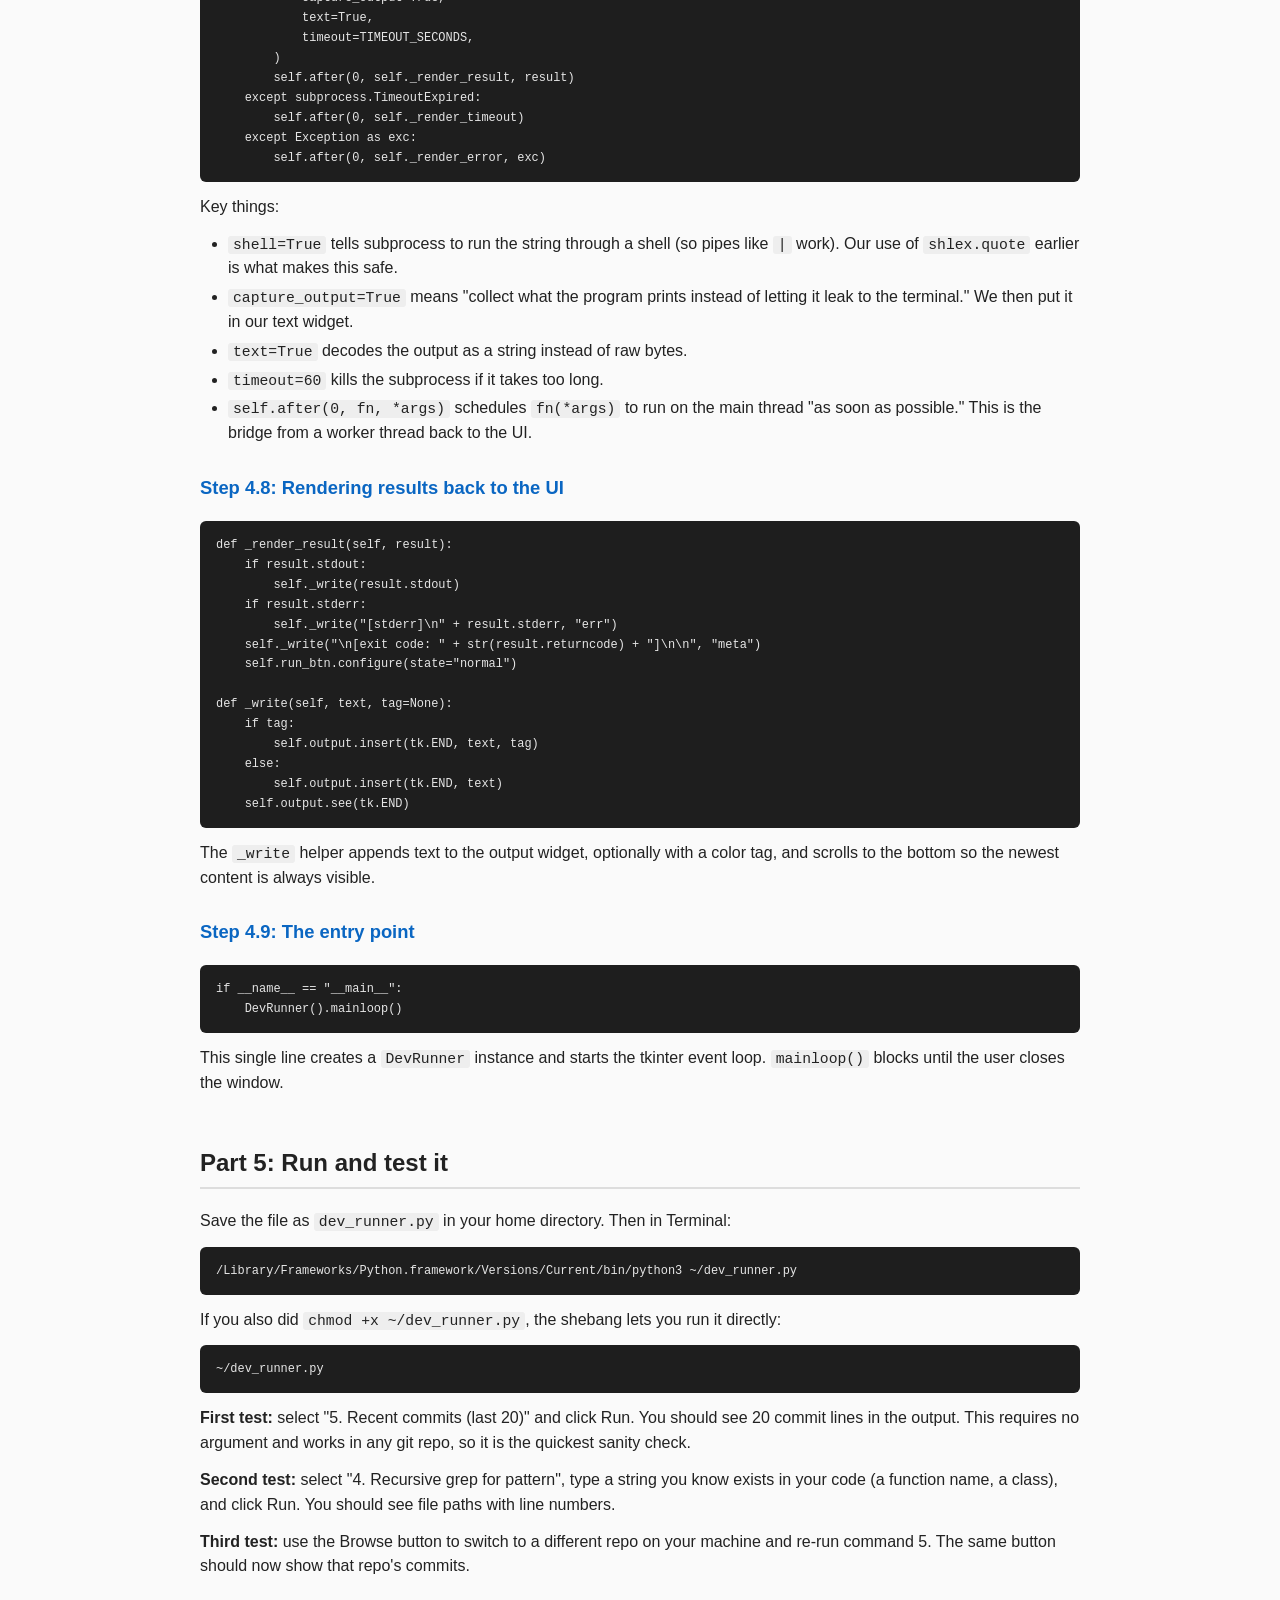
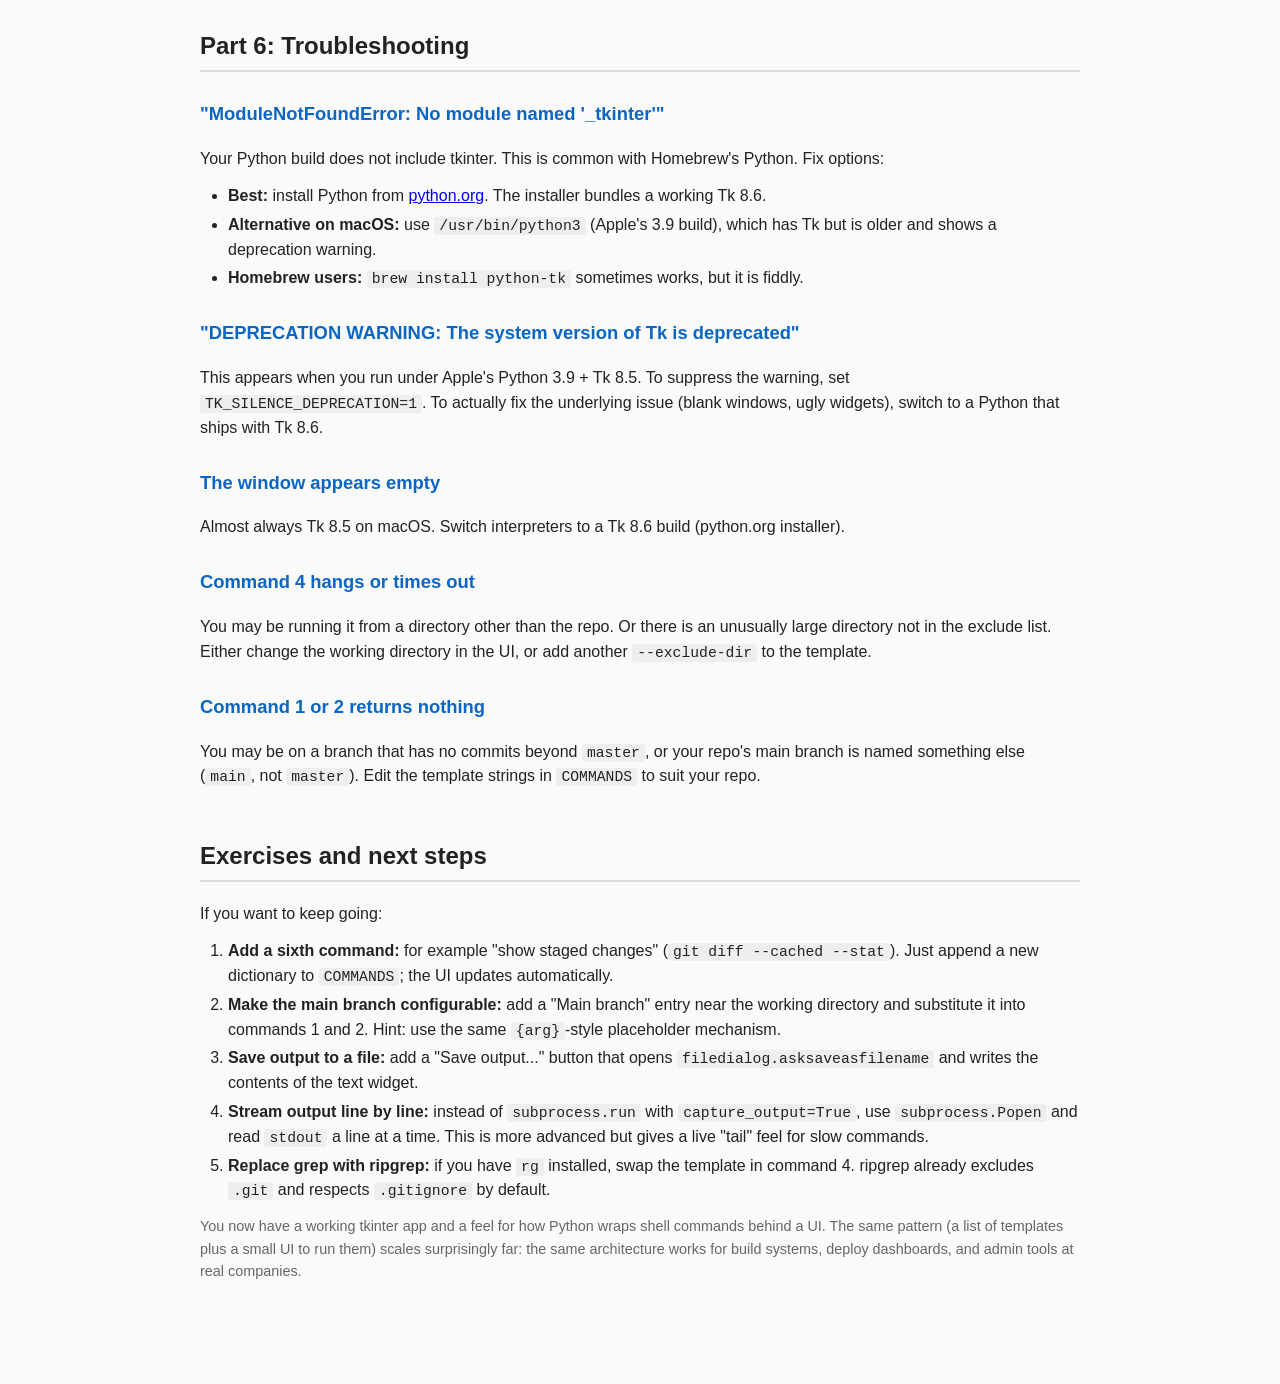
<file: dev_runner_tutorial.html>
<!doctype html>
<html lang="en">
  <head>
    <meta charset="utf-8" />
    <title>Build a Dev Command Runner in Python (tkinter tutorial)</title>
    <style>
      :root {
        --bg: #fafafa;
        --fg: #222;
        --muted: #666;
        --accent: #0a66c2;
        --code-bg: #1e1e1e;
        --code-fg: #e6e6e6;
        --code-comment: #8aa9b8;
        --code-keyword: #c084fc;
        --code-string: #a3e635;
        --callout-bg: #fff7d6;
        --callout-border: #d4a017;
        --warn-bg: #ffe6e6;
        --warn-border: #cc3333;
      }
      body {
        font-family:
          -apple-system, BlinkMacSystemFont, "Segoe UI", Roboto, sans-serif;
        background: var(--bg);
        color: var(--fg);
        max-width: 880px;
        margin: 0 auto;
        padding: 32px 24px 96px;
        line-height: 1.55;
      }
      h1 {
        font-size: 2em;
        margin-top: 0;
      }
      h2 {
        font-size: 1.5em;
        border-bottom: 2px solid #ddd;
        padding-bottom: 6px;
        margin-top: 48px;
      }
      h3 {
        font-size: 1.15em;
        margin-top: 28px;
        color: var(--accent);
      }
      p {
        margin: 12px 0;
      }
      ul,
      ol {
        margin: 12px 0;
        padding-left: 28px;
      }
      li {
        margin: 4px 0;
      }
      pre {
        background: var(--code-bg);
        color: var(--code-fg);
        padding: 14px 16px;
        border-radius: 6px;
        overflow-x: auto;
        font-family: Menlo, Consolas, monospace;
        font-size: 13px;
        line-height: 1.5;
      }
      code {
        font-family: Menlo, Consolas, monospace;
        font-size: 0.92em;
      }
      p code,
      li code {
        background: #eee;
        padding: 1px 5px;
        border-radius: 3px;
      }
      .callout {
        background: var(--callout-bg);
        border-left: 4px solid var(--callout-border);
        padding: 10px 14px;
        margin: 16px 0;
        border-radius: 4px;
      }
      .warn {
        background: var(--warn-bg);
        border-left: 4px solid var(--warn-border);
        padding: 10px 14px;
        margin: 16px 0;
        border-radius: 4px;
      }
      .toc {
        background: #fff;
        border: 1px solid #ddd;
        padding: 12px 18px;
        border-radius: 6px;
      }
      .toc ol {
        padding-left: 24px;
      }
      kbd {
        background: #eee;
        border: 1px solid #ccc;
        border-bottom-width: 2px;
        border-radius: 3px;
        padding: 1px 6px;
        font-family: Menlo, Consolas, monospace;
        font-size: 0.85em;
      }
      .ascii-diagram {
        background: #1e1e1e;
        color: #e6e6e6;
        padding: 12px;
        border-radius: 6px;
        font-family: Menlo, Consolas, monospace;
        font-size: 12px;
        line-height: 1.3;
        white-space: pre;
        overflow-x: auto;
      }
      table {
        border-collapse: collapse;
        margin: 12px 0;
      }
      th,
      td {
        border: 1px solid #ccc;
        padding: 6px 12px;
        text-align: left;
      }
      th {
        background: #eee;
      }
      .muted {
        color: var(--muted);
        font-size: 0.9em;
      }
    </style>
  </head>
  <body>
    <h1>Build a Dev Command Runner in Python</h1>
    <p class="muted">
      A step-by-step tutorial for Python beginners. We will build a small
      desktop app that runs five common git and shell commands, with a graphical
      user interface (GUI) made using <code>tkinter</code> (Python's built-in UI
      library).
    </p>

    <div class="toc">
      <strong>Contents</strong>
      <ol>
        <li><a href="#what">What you will build</a></li>
        <li><a href="#tools">Tools you need</a></li>
        <li><a href="#git">Part 1: The git and shell commands</a></li>
        <li><a href="#python">Part 2: A focused Python primer</a></li>
        <li><a href="#tkinter">Part 3: Meet tkinter</a></li>
        <li><a href="#build">Part 4: Build the tool, piece by piece</a></li>
        <li><a href="#run">Part 5: Run and test it</a></li>
        <li><a href="#troubleshoot">Part 6: Troubleshooting</a></li>
        <li><a href="#exercises">Exercises and next steps</a></li>
      </ol>
    </div>

    <h2 id="what">1. What you will build</h2>
    <p>
      A small desktop window with a dropdown that lets you pick one of five
      commands, an optional input field for a search pattern, a working
      directory chooser, and a Run button. The output of the command appears in
      a scrollable text area below.
    </p>

    <div class="ascii-diagram">
      +---------------------------------------------------+ | Dev Command Runner
      | +---------------------------------------------------+ | Command: [
      Recent commits (last 20) v ] | | Argument: [ (disabled when not needed) ]
      | | Working dir: [ /Users/you/code/myrepo ] | | [Browse] | | [Run] [Clear
      output] | +---------------------------------------------------+ | $ git
      log -n 20 --oneline | | (cwd: /Users/you/code/myrepo) | | | | 277f83b09
      [PY-6315] Add Zerobounce limit | | 6e189dd39 [ST-1039] new polls
      implementation | | ... |
      +---------------------------------------------------+
    </div>

    <p>
      The five commands the tool runs are the most reusable git and shell
      commands you will reach for again and again when working in any codebase.
    </p>

    <h2 id="tools">2. Tools you need</h2>

    <h3>Python interpreter</h3>
    <p>
      You need Python 3.9 or newer. On macOS, this tutorial uses the python.org
      installer build because it ships with a modern version of Tk (the toolkit
      tkinter is built on top of). Apple's built-in Python 3.9 also works, but
      Tk 8.5 there has visual rendering bugs.
    </p>

    <p>To check which Python you have, open Terminal and run:</p>
    <pre><code>python3 --version</code></pre>

    <p>To check whether tkinter is available with that interpreter, run:</p>
    <pre><code>python3 -c "import tkinter; print(tkinter.TkVersion)"</code></pre>
    <p>
      If you see a number like <code>8.6</code>, you are good to go. If you see
      a <code>ModuleNotFoundError</code> instead, your Python build does not
      include tkinter. See <a href="#troubleshoot">Part 6: Troubleshooting</a>.
    </p>

    <h3>A text editor</h3>
    <p>
      Anything works: VS Code, Sublime, even TextEdit in plain-text mode. We
      will write a single file.
    </p>

    <h3>A git repository</h3>
    <p>
      To actually try the tool you will need a git repo to run commands against.
      Any project on your machine that is under version control is fine.
    </p>

    <h2 id="git">Part 1: The git and shell commands</h2>
    <p>
      Before writing code, let us understand the five commands the tool will
      expose. These are commands you can also type by hand in Terminal; the tool
      just gives them a button.
    </p>

    <h3>Command 1: <code>git log --oneline master..HEAD</code></h3>
    <p>
      Shows you the commits on your <em>current branch</em> that are not yet on
      <code>master</code>. In other words: "what work have I done on this
      branch?" Each commit appears as a single line, formatted as
      <code>SHORTHASH commit message</code>.
    </p>
    <ul>
      <li><code>git log</code> is git's command for listing commit history.</li>
      <li><code>--oneline</code> compresses each commit into one line.</li>
      <li>
        <code>master..HEAD</code> means "commits reachable from
        <code>HEAD</code> (where I am now) but not from <code>master</code>."
        The two dots are the key; they are how git expresses "the difference
        between."
      </li>
    </ul>

    <h3>Command 2: <code>git diff master...HEAD --stat</code></h3>
    <p>
      Shows you a list of every file that has changed on the current branch
      versus master, and how many lines were added or removed in each. This is
      great for a quick "what does this PR touch?" overview.
    </p>
    <ul>
      <li>
        <code>git diff</code> normally shows a line-by-line diff. With
        <code>--stat</code>, it shows just a per-file summary instead.
      </li>
      <li>
        <code>master...HEAD</code> (three dots, called the "symmetric
        difference") means "everything that has diverged between master and
        HEAD." It is the form most often used for branch-vs-main comparisons.
      </li>
    </ul>
    <div class="callout">
      <strong>Two dots vs three dots:</strong> <code>A..B</code> means commits
      in B but not A. <code>A...B</code> means commits in either A or B but not
      both. For <code>git log</code>, you usually want two dots. For
      <code>git diff</code> against a branch, three dots is the conventional
      choice.
    </div>

    <h3>
      Command 3: <code>git log --all --oneline | grep -i -E -- 'PATTERN'</code>
    </h3>
    <p>
      Searches every commit message in the entire repo for a keyword or regex.
      Useful for finding "where did we touch ticket BT-542?" or "did anyone ever
      commit a fix for that bug?"
    </p>
    <ul>
      <li>
        <code>git log --all</code> includes every branch, not just the current
        one.
      </li>
      <li>
        <code>|</code> is the shell <em>pipe</em>: it sends the output of the
        left command into the input of the right command.
      </li>
      <li><code>grep</code> filters lines that match a pattern.</li>
      <li><code>-i</code> means case-insensitive.</li>
      <li>
        <code>-E</code> enables extended regular expressions, so
        <code>|</code> inside the pattern means "or" (e.g.
        <code>BT-542|BT-566</code>).
      </li>
      <li>
        <code>--</code> is a separator that tells grep "everything after this is
        a pattern, not a flag." It prevents weird patterns starting with
        <code>-</code> from being misinterpreted.
      </li>
    </ul>

    <h3>Command 4: <code>grep -rnE --exclude-dir=... -- 'PATTERN' .</code></h3>
    <p>
      Recursively searches every file under the current directory for a regex.
      Like a poor man's "find usages" feature.
    </p>
    <ul>
      <li><code>-r</code> means recursive (descend into subdirectories).</li>
      <li>
        <code>-n</code> prints line numbers next to each match (so you can jump
        straight to the right place).
      </li>
      <li><code>-E</code> enables extended regex, same as before.</li>
      <li>
        <code>--exclude-dir=.git</code> and friends skip directories that are
        huge and full of binary or generated files. Without these excludes, the
        search reads pack files inside <code>.git</code> and can take minutes.
      </li>
      <li>
        <code>.</code> at the end means "search starting from here." You could
        replace it with any path.
      </li>
    </ul>
    <div class="warn">
      <strong>Why excludes matter:</strong> a plain
      <code>grep -rn pattern .</code> on a real repo can spend most of its time
      inside <code>.git/objects</code> or <code>node_modules</code>. The output
      is unreadable and the search may even time out. The
      <code>--exclude-dir</code> flags are not optional polish; they are what
      makes the command actually usable.
    </div>

    <h3>Command 5: <code>git log -n 20 --oneline</code></h3>
    <p>
      Shows the most recent 20 commits on your current branch.
      <code>-n 20</code> caps the count. This is the "what was just done here?"
      command for orienting yourself in an unfamiliar repo.
    </p>

    <h2 id="python">Part 2: A focused Python primer</h2>
    <p>
      You do not need to know all of Python to follow along, but it helps to
      recognize a few patterns that show up in our code.
    </p>

    <h3>Variables, strings, and f-strings</h3>
    <pre><code>name = "User"
greeting = "Hello, " + name           # concatenation
greeting = f"Hello, {name}"           # f-string (string interpolation)</code></pre>

    <h3>Lists and dictionaries</h3>
    <p>
      A <em>list</em> is an ordered sequence. A <em>dictionary</em> maps keys to
      values. Both are written with literal syntax:
    </p>
    <pre><code>numbers = [1, 2, 3, 4]
person = {"name": "User", "role": "backend dev"}
print(person["name"])   # "User"</code></pre>

    <p>
      In our tool, the five commands are stored in a list of dictionaries. Each
      dictionary describes one command:
    </p>
    <pre><code>COMMANDS = [
    {
        "label": "1. Commits on current branch (vs master)",
        "template": "git log --oneline master..HEAD",
        "arg_label": None,
    },
    # ...
]</code></pre>

    <h3>Functions and classes</h3>
    <p>A function is a reusable block of code:</p>
    <pre><code>def greet(name):
    return f"Hello, {name}"

print(greet("User"))</code></pre>

    <p>
      A class is a blueprint for an <em>object</em> that bundles data and
      behavior together. We will define a <code>DevRunner</code> class for our
      app:
    </p>
    <pre><code>class DevRunner:
    def __init__(self):
        self.title = "Hello"

    def show(self):
        print(self.title)

app = DevRunner()
app.show()   # prints "Hello"</code></pre>
    <ul>
      <li>
        <code>__init__</code> is the constructor; it runs automatically when you
        create an instance.
      </li>
      <li>
        <code>self</code> refers to the instance itself. It is how methods
        access the object's data.
      </li>
    </ul>

    <h3>Importing modules</h3>
    <p>
      Python's standard library has thousands of modules. You bring them in with
      <code>import</code>:
    </p>
    <pre><code>import os                              # bring in the whole os module
from tkinter import ttk                # bring in just one name from a module
import tkinter as tk                   # bring it in with a shorter alias</code></pre>

    <h3>The <code>if __name__ == "__main__":</code> idiom</h3>
    <p>The bottom of nearly every Python script ends with this guard:</p>
    <pre><code>if __name__ == "__main__":
    DevRunner().mainloop()</code></pre>
    <p>
      This means "only run this code if the file is being executed directly, not
      if some other Python file imported it." It is a Python convention that
      lets a file be both a runnable program and an importable library.
    </p>

    <h2 id="tkinter">Part 3: Meet tkinter</h2>
    <p>
      <strong>tkinter</strong> is Python's built-in module for making desktop
      GUIs. It is a thin wrapper around an older toolkit called Tk, which itself
      comes from the Tcl programming language. Tkinter ships with most Python
      installations, so you usually do not need to install anything extra.
    </p>

    <h3>The big picture</h3>
    <p>Every tkinter program follows the same shape:</p>
    <ol>
      <li>Create a <em>root window</em> (the top-level window).</li>
      <li>
        Create <em>widgets</em> (buttons, labels, text fields) and place them
        inside frames.
      </li>
      <li>
        Wire up <em>callbacks</em> so the widgets react to clicks and typing.
      </li>
      <li>
        Call <code>mainloop()</code>. This starts the event loop: tkinter waits
        for user input and dispatches events.
      </li>
    </ol>

    <h3>tk vs ttk</h3>
    <p>You will see two flavors of widgets:</p>
    <ul>
      <li>
        <code>tk.Button</code>, <code>tk.Label</code> ... the original "classic"
        widgets.
      </li>
      <li>
        <code>ttk.Button</code>, <code>ttk.Label</code> ... "themed" widgets
        that look native on each operating system.
      </li>
    </ul>
    <p>
      For a modern look, prefer <code>ttk</code> wherever possible. Some widgets
      only exist in classic Tk (e.g. <code>tk.Text</code> and the multi-line
      scrolled text widget we use for output).
    </p>

    <h3>Geometry managers: pack vs grid</h3>
    <p>Tkinter has two main ways to arrange widgets inside a parent:</p>
    <ul>
      <li>
        <strong>pack</strong>: stack widgets along an edge (top, bottom, left,
        right). Easy for simple layouts.
      </li>
      <li>
        <strong>grid</strong>: arrange widgets in rows and columns, like a
        spreadsheet. Better for forms.
      </li>
    </ul>
    <p>
      You can mix them in the same program, but
      <em>not inside the same parent container</em>. We will use grid for the
      controls panel (rows of label+input pairs) and pack for the top-level
      layout.
    </p>

    <h3>The widgets we use</h3>
    <table>
      <tr>
        <th>Widget</th>
        <th>Purpose</th>
      </tr>
      <tr>
        <td><code>tk.Tk</code></td>
        <td>The root window.</td>
      </tr>
      <tr>
        <td><code>ttk.Frame</code></td>
        <td>A container for grouping widgets. Used for layout.</td>
      </tr>
      <tr>
        <td><code>ttk.Label</code></td>
        <td>Static text.</td>
      </tr>
      <tr>
        <td><code>ttk.Combobox</code></td>
        <td>A dropdown of choices.</td>
      </tr>
      <tr>
        <td><code>ttk.Entry</code></td>
        <td>A single-line text input.</td>
      </tr>
      <tr>
        <td><code>ttk.Button</code></td>
        <td>A clickable button.</td>
      </tr>
      <tr>
        <td><code>tk.StringVar</code></td>
        <td>
          A wrapper around a string that widgets can bind to. Updates the widget
          when the string changes, and vice versa.
        </td>
      </tr>
      <tr>
        <td><code>scrolledtext.ScrolledText</code></td>
        <td>A multi-line text area with a built-in scrollbar.</td>
      </tr>
      <tr>
        <td><code>filedialog.askdirectory</code></td>
        <td>Pops up a "choose folder" dialog.</td>
      </tr>
    </table>

    <h2 id="build">Part 4: Build the tool, piece by piece</h2>
    <p>
      Now we put it all together. The full file is about 160 lines. We will
      introduce it in chunks. By the end of this section you will have the
      entire program.
    </p>

    <h3>Step 4.1: The shebang and imports</h3>
    <pre><code>#!/Library/Frameworks/Python.framework/Versions/Current/bin/python3
"""Dev Command Runner: tkinter UI to run common git/exploration commands."""

import os

os.environ.setdefault("TK_SILENCE_DEPRECATION", "1")

import shlex
import subprocess
import threading
import tkinter as tk
from tkinter import ttk, scrolledtext, filedialog</code></pre>

    <p>Walking through this:</p>
    <ul>
      <li>
        The <code>#!</code> line at the very top is a "shebang." If you make the
        file executable, the shell will use this interpreter to run it. We point
        at the python.org Python because it has a modern Tk.
      </li>
      <li>
        The triple-quoted string just below the shebang is a
        <em>module docstring</em>: a description of what this file does.
      </li>
      <li>
        <code>os.environ.setdefault("TK_SILENCE_DEPRECATION", "1")</code> sets
        an environment variable <em>before</em> we import tkinter. On macOS,
        Apple's old Tk 8.5 prints a deprecation warning unless this is set. We
        do this defensively even though our preferred Python uses Tk 8.6.
      </li>
      <li>
        <code>shlex</code> safely escapes user input for inclusion in shell
        commands.
      </li>
      <li>
        <code>subprocess</code> runs other programs (like git or grep) and
        captures their output.
      </li>
      <li>
        <code>threading</code> lets us run a slow subprocess on a background
        thread so the UI does not freeze.
      </li>
    </ul>

    <h3>Step 4.2: The list of commands</h3>
    <pre><code>COMMANDS = [
    {
        "label": "1. Commits on current branch (vs master)",
        "template": "git log --oneline master..HEAD",
        "arg_label": None,
    },
    {
        "label": "2. Files changed vs master (diff stat)",
        "template": "git diff master...HEAD --stat",
        "arg_label": None,
    },
    {
        "label": "3. Search all commit messages",
        "template": "git log --all --oneline | grep -i -E -- {arg}",
        "arg_label": "Pattern (e.g. 'BT-542|PLD'):",
    },
    {
        "label": "4. Recursive grep for pattern",
        "template": (
            "grep -rnE "
            "--exclude-dir=.git --exclude-dir=node_modules "
            "--exclude-dir=.venv --exclude-dir=venv "
            "--exclude-dir=__pycache__ --exclude-dir=.tox "
            "--exclude-dir=dist --exclude-dir=build "
            "-- {arg} ."
        ),
        "arg_label": "Pattern (e.g. 'NoEventsFoundException'):",
    },
    {
        "label": "5. Recent commits (last 20)",
        "template": "git log -n 20 --oneline",
        "arg_label": None,
    },
]

TIMEOUT_SECONDS = 60</code></pre>
    <p>
      <strong>Why a list of dictionaries?</strong> It separates
      <em>data</em> from <em>code</em>. To add a sixth command later, you only
      edit this list. None of the UI code changes. This is one of the most
      useful patterns in software: keep the things that change (the command
      list) separate from the things that do not (the UI logic).
    </p>
    <p>
      The <code>{arg}</code> placeholder is a marker we will replace at runtime
      with the user's input. <code>arg_label</code> being
      <code>None</code> means "this command takes no argument."
    </p>

    <h3>Step 4.3: The class skeleton</h3>
    <pre><code>class DevRunner(tk.Tk):
    def __init__(self):
        super().__init__()
        self.title("Dev Command Runner")
        self.geometry("900x600")
        self._build_ui()</code></pre>
    <p>
      Notice that <code>DevRunner</code> <em>inherits</em> from
      <code>tk.Tk</code>. That means a <code>DevRunner</code> instance
      <em>is</em> a Tk root window. <code>super().__init__()</code> calls the
      parent's constructor first, which sets up all the Tk machinery. Then we
      set a window title and a starting size, and call our own helper to build
      the widgets.
    </p>

    <h3>Step 4.4: Building the widgets</h3>
    <pre><code>def _build_ui(self):
    top = ttk.Frame(self, padding=10)
    top.pack(fill=tk.X)

    ttk.Label(top, text="Command:").grid(row=0, column=0, sticky="w")
    self.command_var = tk.StringVar()
    self.command_box = ttk.Combobox(
        top,
        textvariable=self.command_var,
        values=[c["label"] for c in COMMANDS],
        state="readonly",
        width=60,
    )
    self.command_box.grid(row=0, column=1, columnspan=2, sticky="we", padx=5)
    self.command_box.current(0)
    self.command_box.bind("&lt;&lt;ComboboxSelected&gt;&gt;", self._on_command_change)</code></pre>

    <p>What is happening:</p>
    <ul>
      <li>
        We create a <code>ttk.Frame</code> as a container for the controls and
        pack it at the top of the window, stretching horizontally
        (<code>fill=tk.X</code>).
      </li>
      <li>
        Inside the frame we use <code>grid</code> to arrange labels and inputs
        in rows.
      </li>
      <li>
        <code>tk.StringVar()</code> creates a string "variable" that the
        combobox can both read from and write to. We never actually use
        <code>command_var</code> directly here, but tkinter requires a
        textvariable for combobox state.
      </li>
      <li>
        <code>values=[c["label"] for c in COMMANDS]</code> is a
        <em>list comprehension</em>. It builds the list of dropdown options by
        reading the <code>label</code> field from every command dictionary.
      </li>
      <li>
        <code>state="readonly"</code> prevents the user from typing free text
        into the dropdown.
      </li>
      <li>
        <code>self.command_box.current(0)</code> selects the first item by
        default.
      </li>
      <li>
        <code>bind("&lt;&lt;ComboboxSelected&gt;&gt;", callback)</code> wires up
        a function to run whenever the user changes the dropdown selection. The
        double angle brackets denote a "virtual event." We will define
        <code>_on_command_change</code> shortly.
      </li>
    </ul>

    <p>
      The rest of <code>_build_ui</code> follows the same pattern for the
      argument entry, working directory entry with a Browse button, and the
      Run/Clear buttons. We will not retype it all here; refer to the full
      source.
    </p>

    <p>
      The output area uses <code>scrolledtext.ScrolledText</code>, which is a
      multi-line text widget with a vertical scrollbar built in:
    </p>
    <pre><code>self.output = scrolledtext.ScrolledText(
    self, wrap=tk.NONE, font=("Menlo", 11),
    background="#1e1e1e", foreground="#e6e6e6",
    insertbackground="#e6e6e6",
)
self.output.pack(fill=tk.BOTH, expand=True, padx=10, pady=(0, 10))
self.output.tag_configure("cmd", foreground="#7fd3ff")
self.output.tag_configure("err", foreground="#ff8a8a")
self.output.tag_configure("meta", foreground="#a0a0a0")</code></pre>
    <ul>
      <li>
        <code>fill=tk.BOTH, expand=True</code> says "stretch this to fill all
        remaining space, both horizontally and vertically."
      </li>
      <li>
        <code>tag_configure</code> defines named text styles. When we insert
        text we can pass a tag name to apply that style. We use it to color the
        command line in cyan, errors in red, and metadata in gray.
      </li>
    </ul>

    <h3>Step 4.5: Reacting to dropdown changes</h3>
    <pre><code>def _on_command_change(self, *_):
    cmd = self._selected_command()
    if cmd["arg_label"]:
        self.arg_label.configure(text=cmd["arg_label"])
        self.arg_entry.configure(state="normal")
    else:
        self.arg_label.configure(text="(no argument)")
        self.arg_var.set("")
        self.arg_entry.configure(state="disabled")</code></pre>
    <p>
      When the user picks a different command, we either show the argument hint
      and enable the entry, or hide the hint and disable the entry. This makes
      the UI self-explaining: you only see the input field when you actually
      need it.
    </p>
    <p>
      The <code>*_</code> in the parameter list is a Python idiom meaning
      "accept any extra positional arguments and ignore them." Tkinter passes an
      event object to the callback, but we do not need it.
    </p>

    <h3>Step 4.6: Running the command (the most important method)</h3>
    <pre><code>def run_command(self):
    cmd = self._selected_command()
    template = cmd["template"]
    if "{arg}" in template:
        arg = self.arg_var.get().strip()
        if not arg:
            self._write("ERROR: this command requires an argument.\n", "err")
            return
        shell_cmd = template.replace("{arg}", shlex.quote(arg))
    else:
        shell_cmd = template

    cwd = self.cwd_var.get().strip() or os.getcwd()
    if not os.path.isdir(cwd):
        self._write("ERROR: working dir does not exist: " + cwd + "\n", "err")
        return

    self._write("$ " + shell_cmd + "\n", "cmd")
    self._write("  (cwd: " + cwd + ")\n\n", "meta")

    self.run_btn.configure(state="disabled")
    thread = threading.Thread(target=self._run_in_thread, args=(shell_cmd, cwd), daemon=True)
    thread.start()</code></pre>
    <p>This function does several important things:</p>
    <ol>
      <li>Looks up the selected command and its template.</li>
      <li>
        If the template needs an argument, reads the argument field, validates
        it is non-empty, and substitutes it into the template using
        <code>shlex.quote</code>.
      </li>
      <li>Validates the working directory exists.</li>
      <li>
        Echoes the rendered command into the output area so the user can see
        exactly what is about to run.
      </li>
      <li>
        Disables the Run button to prevent double-runs, and starts the actual
        subprocess on a background thread.
      </li>
    </ol>

    <div class="callout">
      <strong>Why <code>shlex.quote</code>?</strong> If we just pasted the
      user's text into the command, an input like
      <code>foo; rm -rf ~</code> would run <code>rm -rf ~</code> as a separate
      command. <code>shlex.quote</code> wraps the input in single quotes and
      escapes any embedded quotes, so the shell treats the whole thing as one
      literal argument. This is called <em>shell injection</em> defense and it
      is a habit worth forming for any tool that builds shell strings.
    </div>

    <div class="callout">
      <strong>Why a thread?</strong> tkinter's <code>mainloop()</code> runs the
      UI on a single thread. If we call <code>subprocess.run</code> directly
      from a button click, the UI freezes for the whole duration, and macOS
      shows the spinning beach ball. By running the subprocess in a separate
      thread, the UI stays responsive. We have to be careful, though: tkinter
      widgets must only be touched from the main thread. We use
      <code>self.after(0, fn)</code> to schedule UI updates back on the main
      thread.
    </div>

    <h3>Step 4.7: The background worker</h3>
    <pre><code>def _run_in_thread(self, shell_cmd, cwd):
    try:
        result = subprocess.run(
            shell_cmd,
            shell=True,
            cwd=cwd,
            capture_output=True,
            text=True,
            timeout=TIMEOUT_SECONDS,
        )
        self.after(0, self._render_result, result)
    except subprocess.TimeoutExpired:
        self.after(0, self._render_timeout)
    except Exception as exc:
        self.after(0, self._render_error, exc)</code></pre>
    <p>Key things:</p>
    <ul>
      <li>
        <code>shell=True</code> tells subprocess to run the string through a
        shell (so pipes like <code>|</code> work). Our use of
        <code>shlex.quote</code> earlier is what makes this safe.
      </li>
      <li>
        <code>capture_output=True</code> means "collect what the program prints
        instead of letting it leak to the terminal." We then put it in our text
        widget.
      </li>
      <li>
        <code>text=True</code> decodes the output as a string instead of raw
        bytes.
      </li>
      <li>
        <code>timeout=60</code> kills the subprocess if it takes too long.
      </li>
      <li>
        <code>self.after(0, fn, *args)</code> schedules
        <code>fn(*args)</code> to run on the main thread "as soon as possible."
        This is the bridge from a worker thread back to the UI.
      </li>
    </ul>

    <h3>Step 4.8: Rendering results back to the UI</h3>
    <pre><code>def _render_result(self, result):
    if result.stdout:
        self._write(result.stdout)
    if result.stderr:
        self._write("[stderr]\n" + result.stderr, "err")
    self._write("\n[exit code: " + str(result.returncode) + "]\n\n", "meta")
    self.run_btn.configure(state="normal")

def _write(self, text, tag=None):
    if tag:
        self.output.insert(tk.END, text, tag)
    else:
        self.output.insert(tk.END, text)
    self.output.see(tk.END)</code></pre>
    <p>
      The <code>_write</code> helper appends text to the output widget,
      optionally with a color tag, and scrolls to the bottom so the newest
      content is always visible.
    </p>

    <h3>Step 4.9: The entry point</h3>
    <pre><code>if __name__ == "__main__":
    DevRunner().mainloop()</code></pre>
    <p>
      This single line creates a <code>DevRunner</code> instance and starts the
      tkinter event loop. <code>mainloop()</code> blocks until the user closes
      the window.
    </p>

    <h2 id="run">Part 5: Run and test it</h2>

    <p>
      Save the file as <code>dev_runner.py</code> in your home directory. Then
      in Terminal:
    </p>

    <pre><code>/Library/Frameworks/Python.framework/Versions/Current/bin/python3 ~/dev_runner.py</code></pre>

    <p>
      If you also did <code>chmod +x ~/dev_runner.py</code>, the shebang lets
      you run it directly:
    </p>
    <pre><code>~/dev_runner.py</code></pre>

    <p>
      <strong>First test:</strong> select "5. Recent commits (last 20)" and
      click Run. You should see 20 commit lines in the output. This requires no
      argument and works in any git repo, so it is the quickest sanity check.
    </p>

    <p>
      <strong>Second test:</strong> select "4. Recursive grep for pattern", type
      a string you know exists in your code (a function name, a class), and
      click Run. You should see file paths with line numbers.
    </p>

    <p>
      <strong>Third test:</strong> use the Browse button to switch to a
      different repo on your machine and re-run command 5. The same button
      should now show that repo's commits.
    </p>

    <h2 id="troubleshoot">Part 6: Troubleshooting</h2>

    <h3>"ModuleNotFoundError: No module named '_tkinter'"</h3>
    <p>
      Your Python build does not include tkinter. This is common with Homebrew's
      Python. Fix options:
    </p>
    <ul>
      <li>
        <strong>Best:</strong> install Python from
        <a href="https://www.python.org/downloads/">python.org</a>. The
        installer bundles a working Tk 8.6.
      </li>
      <li>
        <strong>Alternative on macOS:</strong> use
        <code>/usr/bin/python3</code> (Apple's 3.9 build), which has Tk but is
        older and shows a deprecation warning.
      </li>
      <li>
        <strong>Homebrew users:</strong>
        <code>brew install python-tk</code> sometimes works, but it is fiddly.
      </li>
    </ul>

    <h3>"DEPRECATION WARNING: The system version of Tk is deprecated"</h3>
    <p>
      This appears when you run under Apple's Python 3.9 + Tk 8.5. To suppress
      the warning, set <code>TK_SILENCE_DEPRECATION=1</code>. To actually fix
      the underlying issue (blank windows, ugly widgets), switch to a Python
      that ships with Tk 8.6.
    </p>

    <h3>The window appears empty</h3>
    <p>
      Almost always Tk 8.5 on macOS. Switch interpreters to a Tk 8.6 build
      (python.org installer).
    </p>

    <h3>Command 4 hangs or times out</h3>
    <p>
      You may be running it from a directory other than the repo. Or there is an
      unusually large directory not in the exclude list. Either change the
      working directory in the UI, or add another <code>--exclude-dir</code> to
      the template.
    </p>

    <h3>Command 1 or 2 returns nothing</h3>
    <p>
      You may be on a branch that has no commits beyond <code>master</code>, or
      your repo's main branch is named something else (<code>main</code>, not
      <code>master</code>). Edit the template strings in
      <code>COMMANDS</code> to suit your repo.
    </p>

    <h2 id="exercises">Exercises and next steps</h2>
    <p>If you want to keep going:</p>
    <ol>
      <li>
        <strong>Add a sixth command:</strong> for example "show staged changes"
        (<code>git diff --cached --stat</code>). Just append a new dictionary to
        <code>COMMANDS</code>; the UI updates automatically.
      </li>
      <li>
        <strong>Make the main branch configurable:</strong> add a "Main branch"
        entry near the working directory and substitute it into commands 1 and
        2. Hint: use the same <code>{arg}</code>-style placeholder mechanism.
      </li>
      <li>
        <strong>Save output to a file:</strong> add a "Save output..." button
        that opens <code>filedialog.asksaveasfilename</code> and writes the
        contents of the text widget.
      </li>
      <li>
        <strong>Stream output line by line:</strong> instead of
        <code>subprocess.run</code> with <code>capture_output=True</code>, use
        <code>subprocess.Popen</code> and read <code>stdout</code> a line at a
        time. This is more advanced but gives a live "tail" feel for slow
        commands.
      </li>
      <li>
        <strong>Replace grep with ripgrep:</strong> if you have
        <code>rg</code> installed, swap the template in command 4. ripgrep
        already excludes <code>.git</code> and respects
        <code>.gitignore</code> by default.
      </li>
    </ol>

    <p class="muted">
      You now have a working tkinter app and a feel for how Python wraps shell
      commands behind a UI. The same pattern (a list of templates plus a small
      UI to run them) scales surprisingly far: the same architecture works for
      build systems, deploy dashboards, and admin tools at real companies.
    </p>
  </body>
</html>
</file>
